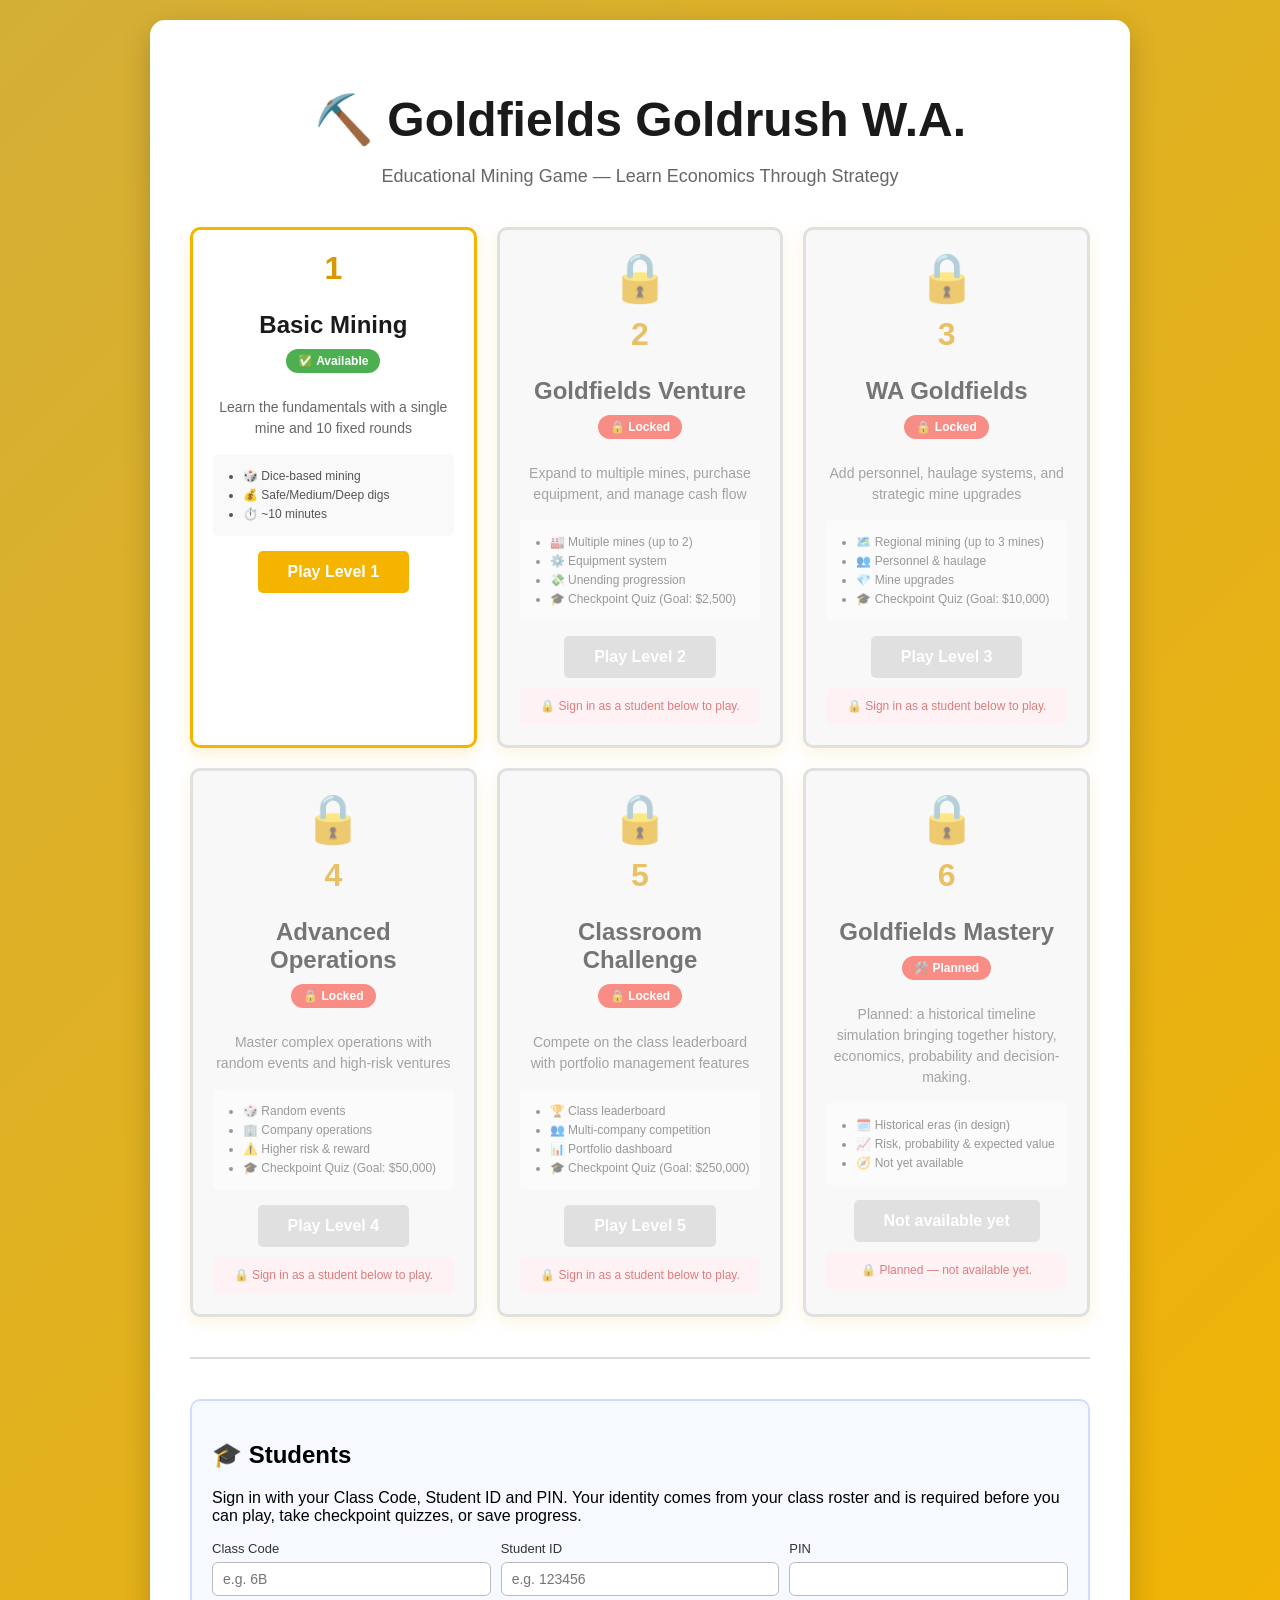
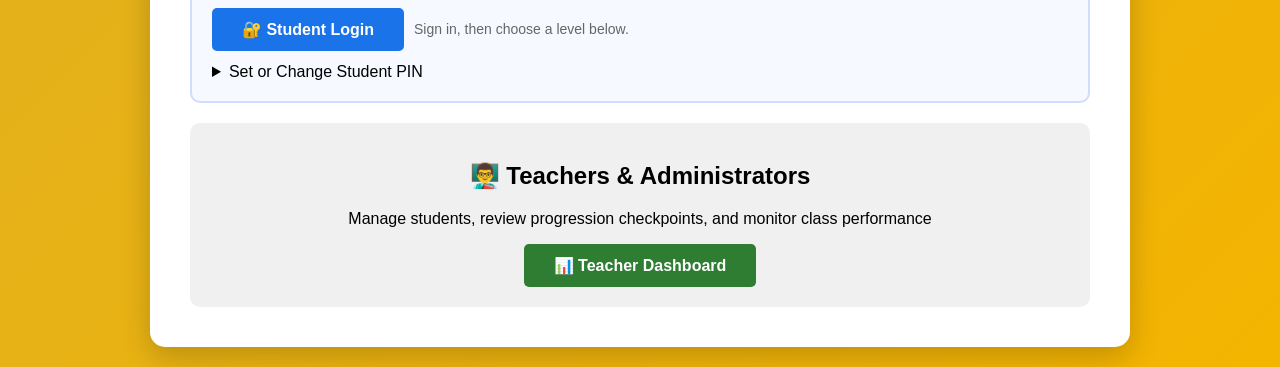
<file: index.html>
<!DOCTYPE html>
<html lang="en">
<head>
    <meta charset="UTF-8">
    <meta name="viewport" content="width=device-width, initial-scale=1.0">
    <title>Goldfields Goldrush W.A. - Level Selector</title>
    <style>
        body {
            font-family: Arial, sans-serif;
            background: linear-gradient(135deg, #d4af37 0%, #f4b400 100%);
            min-height: 100vh;
            margin: 0;
            padding: 20px;
        }

        .skip-link {
            position: absolute;
            top: -40px;
            left: 10px;
            background: #1a73e8;
            color: #fff;
            padding: 8px 12px;
            border-radius: 4px;
            text-decoration: none;
            z-index: 1000;
        }

        .skip-link:focus {
            top: 10px;
        }

        .sr-only {
            position: absolute;
            width: 1px;
            height: 1px;
            padding: 0;
            margin: -1px;
            overflow: hidden;
            clip: rect(0, 0, 0, 0);
            white-space: nowrap;
            border: 0;
        }

        .container {
            max-width: 900px;
            margin: auto;
            background: white;
            padding: 40px;
            border-radius: 15px;
            box-shadow: 0 10px 30px rgba(0,0,0,0.2);
        }

        h1 {
            text-align: center;
            color: #1a1a1a;
            font-size: 48px;
            margin-bottom: 10px;
        }

        .subtitle {
            text-align: center;
            color: #666;
            font-size: 18px;
            margin-bottom: 40px;
        }

        .access-error {
            background: #ffebee;
            border: 1px solid #f5c2c7;
            color: #c62828;
            padding: 16px;
            border-radius: 8px;
            margin-bottom: 20px;
            font-size: 14px;
            text-align: center;
        }

        .levels-grid {
            display: grid;
            grid-template-columns: repeat(auto-fit, minmax(280px, 1fr));
            gap: 20px;
            margin-bottom: 30px;
        }

        .level-card {
            background: white;
            border: 3px solid #f4b400;
            border-radius: 10px;
            padding: 20px;
            text-align: center;
            transition: all 0.3s ease;
            cursor: pointer;
            box-shadow: 0 5px 15px rgba(244, 180, 0, 0.2);
            text-decoration: none;
            color: inherit;
            display: block;
        }

        .level-card:hover:not(.locked) {
            transform: translateY(-5px);
            box-shadow: 0 10px 25px rgba(244, 180, 0, 0.4);
            border-color: #d99800;
        }

        .level-card.locked {
            opacity: 0.6;
            cursor: not-allowed;
            background: #f5f5f5;
            border-color: #ccc;
        }

        .level-card.locked:hover {
            transform: none;
            box-shadow: 0 5px 15px rgba(244, 180, 0, 0.2);
        }

        .level-number {
            font-size: 32px;
            font-weight: bold;
            color: #d99800;
            margin-bottom: 10px;
        }

        .level-title {
            font-size: 24px;
            font-weight: bold;
            color: #1a1a1a;
            margin-bottom: 10px;
        }

        .level-description {
            color: #666;
            font-size: 14px;
            margin-bottom: 15px;
            line-height: 1.5;
        }

        .level-features {
            text-align: left;
            background: #f9f9f9;
            padding: 10px;
            border-radius: 5px;
            margin-bottom: 15px;
            font-size: 12px;
            color: #555;
        }

        .level-features li {
            margin: 5px 0;
        }

        .status-badge {
            display: inline-block;
            padding: 5px 12px;
            border-radius: 20px;
            font-size: 12px;
            font-weight: bold;
            margin-bottom: 10px;
        }

        .status-available {
            background: #4caf50;
            color: white;
        }

        .status-locked {
            background: #f44336;
            color: white;
        }

        .lock-icon {
            font-size: 48px;
            margin-bottom: 10px;
            display: none;
        }

        .level-card.locked .lock-icon {
            display: block;
        }

        .lock-message {
            background: #ffebee;
            color: #c62828;
            padding: 10px;
            border-radius: 6px;
            font-size: 12px;
            margin-top: 10px;
            line-height: 1.4;
        }

        .btn-play {
            display: inline-block;
            background: #f4b400;
            color: white;
            border: none;
            padding: 12px 30px;
            border-radius: 5px;
            font-size: 16px;
            font-weight: bold;
            cursor: pointer;
            transition: all 0.3s ease;
            text-decoration: none;
        }

        .btn-play:hover {
            background: #d99800;
            transform: scale(1.05);
        }

        .btn-play:disabled {
            background: #ccc;
            cursor: not-allowed;
            transform: none;
        }

        .divider {
            margin: 40px 0;
            border: none;
            border-top: 2px solid #ddd;
        }

        .admin-section {
            background: #f0f0f0;
            padding: 20px;
            border-radius: 10px;
            text-align: center;
        }

        .student-section {
            background: #f6f9ff;
            border: 2px solid #d0ddff;
            padding: 20px;
            border-radius: 10px;
            margin-bottom: 20px;
        }

        .student-login-grid {
            display: grid;
            grid-template-columns: repeat(auto-fit, minmax(180px, 1fr));
            gap: 10px;
            margin: 12px 0;
        }

        .student-login-grid label {
            display: flex;
            flex-direction: column;
            text-align: left;
            gap: 6px;
            font-size: 13px;
            color: #333;
        }

        .student-login-grid input {
            border: 1px solid #bbb;
            border-radius: 6px;
            padding: 8px 10px;
            font-size: 14px;
        }

        .student-actions {
            display: flex;
            gap: 10px;
            flex-wrap: wrap;
            align-items: center;
        }

        .btn-student {
            display: inline-block;
            background: #1a73e8;
            color: white;
            border: none;
            padding: 12px 30px;
            border-radius: 5px;
            font-size: 16px;
            font-weight: bold;
            cursor: pointer;
            transition: all 0.3s ease;
            text-decoration: none;
        }

        .btn-student:hover {
            background: #0d47a1;
            transform: scale(1.03);
        }

        .btn-teacher {
            display: inline-block;
            background: #2e7d32;
            color: white;
            border: none;
            padding: 12px 30px;
            border-radius: 5px;
            font-size: 16px;
            font-weight: bold;
            cursor: pointer;
            transition: all 0.3s ease;
            text-decoration: none;
        }

        .btn-teacher:hover {
            background: #1b5e20;
            transform: scale(1.05);
        }

        @media (max-width: 640px) {
            .container { padding: 20px; }
            h1 { font-size: 32px; }
            .levels-grid { grid-template-columns: 1fr; }
        }
    </style>
</head>
<body>
    <a href="#main-content" class="skip-link">Skip to main content</a>
    
    <div class="container">
        <h1>⛏️ Goldfields Goldrush W.A.</h1>
        <p class="subtitle">Educational Mining Game — Learn Economics Through Strategy</p>

        <!-- Access Error Message -->
        <div id="accessErrorContainer" style="display: none;">
            <div id="accessErrorMessage" class="access-error" role="alert" aria-live="assertive">🔒 That level is currently locked. Complete the required checkpoint quiz to proceed.</div>
        </div>

        <section id="main-content" class="levels-grid">
            <!-- Levels will be populated by JavaScript -->
        </section>

        <hr class="divider">

        <section class="student-section" aria-labelledby="studentLoginHeading">
            <h2 id="studentLoginHeading">🎓 Students</h2>
            <p>Sign in with your Class Code, Student ID and PIN. Your identity comes from your class roster and is required before you can play, take checkpoint quizzes, or save progress.</p>
            <form id="studentLoginForm" novalidate>
                <div class="student-login-grid">
                    <label for="studentClassCodeInput">Class Code
                        <input id="studentClassCodeInput" type="text" maxlength="20" placeholder="e.g. 6B" autocomplete="off" required>
                    </label>
                    <label for="studentIdInput">Student ID
                        <input id="studentIdInput" type="text" maxlength="30" placeholder="e.g. 123456" autocomplete="off" required>
                    </label>
                    <label for="studentPinInput">PIN
                        <input id="studentPinInput" type="password" maxlength="12" inputmode="numeric" autocomplete="current-password" required>
                    </label>
                </div>
                <div class="student-actions">
                    <button id="studentLoginBtn" class="btn-student" type="submit">🔐 Student Login</button>
                    <span id="studentLoginHint" class="level-description" style="margin: 0;"></span>
                </div>
                <p id="studentLoginStatus" class="level-description" role="status" aria-live="polite" style="margin: 8px 0 0;"></p>
            </form>
            <div id="studentActiveSession" hidden>
                <dl id="studentIdentitySummary" class="student-login-grid" aria-label="Signed-in student identity (from class roster, read-only)">
                    <div><dt>Student Code</dt><dd id="studentIdentityCode"></dd></div>
                    <div><dt>Leaderboard Name</dt><dd id="studentIdentityLeaderboardName"></dd></div>
                    <div><dt>Student Name</dt><dd id="studentIdentityName"></dd></div>
                    <div><dt>Class Code</dt><dd id="studentIdentityClassCode"></dd></div>
                    <div><dt>Assigned Level</dt><dd id="studentIdentityAssignedLevel"></dd></div>
                </dl>
                <div class="student-actions">
                    <button id="studentContinueBtn" class="btn-student" type="button">▶ Continue</button>
                    <button id="studentLogoutBtn" class="btn-play" type="button">Log Out</button>
                    <span id="studentSessionSummary" class="level-description" style="margin: 0;"></span>
                </div>
            </div>
            <details style="margin-top: 12px;">
                <summary>Set or Change Student PIN</summary>
                <p id="studentPinSetupInstructions" class="level-description">
                    Creating your PIN for the first time? Select the first-time option below; an old PIN is not required.
                    Wait for backend confirmation of success, then use your new PIN with your Class Code and Student ID to log in above.
                    If setup fails, ask your teacher to check that your account is ready.
                </p>
                <form id="studentPinChangeForm" class="student-login-grid" style="margin-top: 12px;">
                    <label for="pinClassCodeInput">Class Code
                        <input id="pinClassCodeInput" type="text" maxlength="20" placeholder="e.g. 6B" required>
                    </label>
                    <label for="pinStudentIdInput">Student ID
                        <input id="pinStudentIdInput" type="text" maxlength="30" placeholder="e.g. 123456" required>
                    </label>
                    <label for="firstTimePinSetupInput" style="display: flex; align-items: center; gap: 8px; align-self: end;">
                        <input id="firstTimePinSetupInput" type="checkbox" aria-labelledby="firstTimePinSetupLabel" aria-describedby="studentPinSetupInstructions">
                        <span id="firstTimePinSetupLabel">First-time PIN setup / I do not have an old PIN yet</span>
                    </label>
                    <label for="oldPinInput"><span id="oldPinLabelText">Old PIN</span>
                        <input id="oldPinInput" type="password" maxlength="12" inputmode="numeric" required>
                    </label>
                    <label for="newPinInput">New PIN
                        <input id="newPinInput" type="password" maxlength="12" inputmode="numeric" autocomplete="new-password" aria-describedby="studentPinCreationHint studentPinModeHint" required>
                    </label>
                    <label for="confirmNewPinInput">Confirm New PIN
                        <input id="confirmNewPinInput" type="password" maxlength="12" inputmode="numeric" autocomplete="new-password" aria-describedby="studentPinCreationHint" required>
                    </label>
                    <p id="studentPinCreationHint" class="level-description" style="margin: 0;">
                        Choose your own private PIN and enter it again in Confirm New PIN. Example only: 482619 (not a default). You can enter up to 12 characters; no specific length is required by this form. Follow any PIN rules your teacher gives you.
                    </p>
                    <p id="studentPinModeHint" class="level-description" style="margin: 0;">
                        Enter your old PIN to change it. If you have not set a PIN yet, select First-time PIN setup. Ask your teacher for help with a forgotten or reset PIN.
                    </p>
                    <div class="student-actions">
                        <button id="studentPinChangeBtn" class="btn-student" type="submit">🔁 Change PIN</button>
                        <span id="studentPinStatus" class="level-description" style="margin: 0;" role="status" aria-live="polite" aria-atomic="true"></span>
                    </div>
                </form>
            </details>
        </section>

        <!-- Admin Section -->
        <div class="admin-section">
            <h2>👨‍🏫 Teachers & Administrators</h2>
            <p>Manage students, review progression checkpoints, and monitor class performance</p>
            <button id="teacherDashboardBtn" class="btn-teacher" type="button" aria-label="Open the teacher dashboard" aria-describedby="teacherDashboardBtnHint" aria-controls="teacherDashboardAccessHelp" aria-expanded="false">📊 Teacher Dashboard</button>
            <span id="teacherDashboardBtnHint" class="sr-only">Requires an active teacher or admin session. If none is active, sign-in help will appear.</span>
            <div id="teacherDashboardAccessStatus" class="sr-only" role="status" aria-live="polite" aria-atomic="true"></div>
            <div id="teacherDashboardAccessHelp" class="level-description" style="margin: 12px 0 0;" hidden></div>
        </div>
    </div>

    <script src="teacher/runtime-config.js?v=__WA_GGR_RUNTIME_CONFIG_VERSION__"></script>
    <script>
        window.WA_GOLD_RUSH_POWER_AUTOMATE_CONFIG = window.WA_GOLD_RUSH_POWER_AUTOMATE_CONFIG || {};
        if (!window.WA_GOLD_RUSH_POWER_AUTOMATE_CONFIG.apiKey) {
            const runtimeApiKey = document.querySelector('meta[name="wa-ggr-api-key"]')?.content
                || document.documentElement.dataset.ggrApiKey
                || window.WA_GOLD_RUSH_RUNTIME_CONFIG?.apiKey
                || '';
            if (String(runtimeApiKey).trim()) {
                window.WA_GOLD_RUSH_POWER_AUTOMATE_CONFIG.apiKey = String(runtimeApiKey).trim();
            }
        }
    </script>
    <script src="shared/flow-endpoints.js"></script>
    <script src="shared/power-automate-headers.js"></script>
    <script src="shared/progression-snapshot.js"></script>
    <script src="shared/level-capabilities.js"></script>
    <script src="shared/level-save-store.js"></script>
    <script src="shared/student-progress-auth.js"></script>
    <script src="levels/level-2-tycoon/level-access-guard.js"></script>
    <script src="shared/student-session.js"></script>
    <script src="shared/student-auth-client.js"></script>
    <script>
        /**
         * Level structure and access logic
         */
        const LEVELS = [
            {
                id: 1,
                number: 1,
                title: 'Basic Mining',
                description: 'Learn the fundamentals with a single mine and 10 fixed rounds',
                features: ['🎲 Dice-based mining', '💰 Safe/Medium/Deep digs', '⏱️ ~10 minutes'],
                url: 'levels/level-1-basic/index.html',
                requiresApproval: false,
                status: 'available'
            },
            {
                id: 2,
                number: 2,
                title: 'Goldfields Venture',
                description: 'Expand to multiple mines, purchase equipment, and manage cash flow',
                features: ['🏭 Multiple mines (up to 2)', '⚙️ Equipment system', '💸 Unending progression', '🎓 Checkpoint Quiz (Goal: $2,500)'],
                url: 'levels/level-2-tycoon/index.html?level=2',
                requiresApproval: false,
                status: 'available'
            },
            {
                id: 3,
                number: 3,
                title: 'WA Goldfields',
                description: 'Add personnel, haulage systems, and strategic mine upgrades',
                features: ['🗺️ Regional mining (up to 3 mines)', '👥 Personnel & haulage', '💎 Mine upgrades', '🎓 Checkpoint Quiz (Goal: $10,000)'],
                url: 'levels/level-2-tycoon/index.html?level=3',
                requiresApproval: true,
                requiredCheckpointLevel: 2,
                status: 'available'
            },
            {
                id: 4,
                number: 4,
                title: 'Advanced Operations',
                description: 'Master complex operations with random events and high-risk ventures',
                features: ['🎲 Random events', '🏢 Company operations', '⚠️ Higher risk & reward', '🎓 Checkpoint Quiz (Goal: $50,000)'],
                url: 'levels/level-2-tycoon/index.html?level=4',
                requiresApproval: true,
                requiredCheckpointLevel: 3,
                status: 'available'
            },
            {
                id: 5,
                number: 5,
                title: 'Classroom Challenge',
                description: 'Compete on the class leaderboard with portfolio management features',
                features: ['🏆 Class leaderboard', '👥 Multi-company competition', '📊 Portfolio dashboard', '🎓 Checkpoint Quiz (Goal: $250,000)'],
                url: 'levels/level-2-tycoon/index.html?level=5',
                requiresApproval: true,
                requiredCheckpointLevel: 4,
                status: 'available'
            },
            {
                // Recognised but NOT playable: shown so students and teachers
                // can see what is planned. It never unlocks or links anywhere
                // until the capability registry marks it playable.
                id: 6,
                number: 6,
                title: 'Goldfields Mastery',
                description: 'Planned: a historical timeline simulation bringing together history, economics, probability and decision-making.',
                features: ['🗓️ Historical eras (in design)', '📈 Risk, probability & expected value', '🧭 Not yet available'],
                url: '',
                requiresApproval: true,
                requiredCheckpointLevel: 5,
                status: 'planned'
            }
        ];
        const TEACHER_DASHBOARD_PATH = 'teacher/dashboard.html';
        const TEACHER_DASHBOARD_SESSION_KEYS = [
            'wa_gold_rush_teacher_session',
            'teacherSession',
            'teacher_session'
        ];
        const TEACHER_DASHBOARD_ALLOWED_ROLES = new Set(['teacher', 'admin']);
        const STUDENT_SESSION_KEY = 'wa_gold_rush_student_session';
        const STUDENT_LOGIN_QUERY_PARAM = 'studentLogin';
        const RETURN_TO_QUERY_PARAM = 'returnTo';

        function getTeacherDashboardUrl(isSignIn = false) {
            const path = isSignIn
                ? `${TEACHER_DASHBOARD_PATH}?signin=1`
                : TEACHER_DASHBOARD_PATH;
            return new URL(path, document.baseURI || window.location.href).toString();
        }

        /**
         * Check if a checkpoint is approved
         */
        function isCheckpointApproved(requiredLevel) {
            // Same reader the Level 2–5 access guard uses, so the home page and
            // the game always agree on which levels are unlocked.
            if (typeof LevelAccessGuard !== 'undefined') {
                return LevelAccessGuard.isCheckpointApproved(requiredLevel);
            }
            return false;
        }

        /**
         * When GGR_GetStudentProgress is configured, unlock levels whose
         * checkpoint quiz was passed and approved on another device. Otherwise unlocks remain
         * same-device (this student's progression ledger on this device).
         */
        async function refreshRemoteProgression() {
            if (!getStudentSession()) return;
            if (typeof LevelAccessGuard === 'undefined' || !LevelAccessGuard.isRemoteProgressConfigured()) return;
            let changed = false;
            for (const level of LEVELS) {
                if (!isLevelPlayable(level) || !level.requiresApproval || isLevelAccessible(level)) continue;
                try {
                    const result = await LevelAccessGuard.hydrateRemoteProgression(level.requiredCheckpointLevel);
                    if (result.unlocked) changed = true;
                } catch (_) {
                    // Keep the level locked if the progress flow is unreachable.
                }
            }
            if (changed) renderLevels();
        }

        /**
         * Implemented and deployed (capability registry). Planned levels such
         * as Level 6 are recognised but never accessible.
         */
        function isLevelPlayable(level) {
            if (level.status !== 'available') return false;
            const caps = window.WA_GOLD_RUSH_LEVEL_CAPABILITIES;
            return caps ? caps.isPlayableLevel(level.number) : Number(level.number) <= 5;
        }

        /** Teacher-assigned starting level (or higher unlocked level) from the roster session. */
        function getRosterEntitledLevel(session) {
            if (typeof LevelAccessGuard !== 'undefined' && typeof LevelAccessGuard.getRosterEntitledLevel === 'function') {
                return LevelAccessGuard.getRosterEntitledLevel(session);
            }
            return Number(session?.assignedLevel) || 0;
        }

        /**
         * Copy the legacy shared device save (if it belongs to this student)
         * into its own per-level slot. Non-destructive and idempotent: the
         * original is backed up and never deleted.
         */
        function ensureLegacySaveMigration() {
            const session = getStudentSession();
            const store = window.WA_GOLD_RUSH_LEVEL_SAVE_STORE;
            if (!session || !store) return;
            try {
                store.migrateLegacyAutosave(localStorage, session);
            } catch (_) {}
        }

        /**
         * Start / resume label for a level card, from this student's own save
         * for that level on this device only.
         */
        function describeLevelProgress(level) {
            const session = getStudentSession();
            const store = window.WA_GOLD_RUSH_LEVEL_SAVE_STORE;
            const caps = window.WA_GOLD_RUSH_LEVEL_CAPABILITIES;
            if (!session || !store || !caps || !caps.isSavePipelineLevel(level.number)) return '';
            let info;
            try {
                info = store.describeLevelSave(localStorage, session, level.number);
            } catch (_) {
                return 'Saved game status unavailable on this device.';
            }
            if (info.status === 'resume') return `Resume: round ${Number(info.round) || 1} (saved on this device).`;
            if (info.status === 'start') return 'Not started on this device.';
            if (info.status === 'unavailable') return 'Saved game status unavailable on this device.';
            return 'This level\'s saved game needs attention — ask your teacher.';
        }

        /**
         * Check if level is accessible
         */
        function isLevelAccessible(level) {
            if (!isLevelPlayable(level)) return false;
            if (Number(level.number) === 1) return true;
            const session = getStudentSession();
            if (!session) {
                return false;
            }
            if (!level.requiresApproval || Number(level.number) <= getRosterEntitledLevel(session)) {
                return true;
            }
            return isCheckpointApproved(level.requiredCheckpointLevel);
        }

        /**
         * Get lock reason for level
         */
        function getLockReason(level) {
            if (!isLevelPlayable(level)) {
                return 'Planned — not available yet.';
            }
            if (Number(level.number) === 1) return null;
            const session = getStudentSession();
            if (!session) {
                return 'Sign in as a student below to play.';
            }
            if (!level.requiresApproval || Number(level.number) <= getRosterEntitledLevel(session)) {
                return null;
            }
            return `Pass Level ${level.requiredCheckpointLevel} checkpoint quiz and receive teacher/admin approval.`;
        }

        /**
         * Render levels grid
         */
        function renderLevels() {
            ensureLegacySaveMigration();
            const container = document.getElementById('main-content');
            container.innerHTML = '';

            LEVELS.forEach(level => {
                const isPlanned = !isLevelPlayable(level);
                const isAccessible = isLevelAccessible(level);
                const lockReason = getLockReason(level);
                const cardClass = isAccessible ? '' : 'locked';
                const statusBadge = isPlanned
                    ? '<span class="status-badge status-locked">🛠️ Planned</span>'
                    : isAccessible
                        ? '<span class="status-badge status-available">✅ Available</span>'
                        : '<span class="status-badge status-locked">🔒 Locked</span>';
                const progressText = isAccessible ? describeLevelProgress(level) : '';
                const playLabel = progressText.startsWith('Resume') ? `Resume Level ${level.number}` : `Play Level ${level.number}`;

                const playButton = isAccessible ? 
                    `<a href="${level.url}" class="btn-play">${playLabel}</a>` : 
                    `<button class="btn-play" disabled>${isPlanned ? 'Not available yet' : `Play Level ${level.number}`}</button>`;

                const lockMessage = lockReason ? `<div class="lock-message">🔒 ${lockReason}</div>` : '';
                const progressMessage = progressText ? `<div class="level-description" role="note">${progressText}</div>` : '';

                const card = document.createElement('div');
                card.className = `level-card ${cardClass}`;
                card.innerHTML = `
                    <div class="lock-icon">🔒</div>
                    <div class="level-number">${level.number}</div>
                    <h3 class="level-title">${level.title}</h3>
                    ${statusBadge}
                    <p class="level-description">${level.description}</p>
                    <div class="level-features">
                        <ul style="margin: 0; padding-left: 20px;">
                            ${level.features.map(f => `<li>${f}</li>`).join('')}
                        </ul>
                    </div>
                    ${playButton}
                    ${progressMessage}
                    ${lockMessage}
                `;
                container.appendChild(card);
            });
        }

        /**
         * Check for access error from level redirect
         */
        function checkAccessError() {
            const params = new URLSearchParams(window.location.search);
            const error = params.get('error');
            if (error === 'level_locked') {
                const errorContainer = document.getElementById('accessErrorContainer');
                const errorMessage = document.getElementById('accessErrorMessage');
                if (errorContainer && errorMessage) {
                    errorMessage.textContent = '🔒 That level is currently locked. Complete the required checkpoint quiz to proceed.';
                    errorContainer.style.display = 'block';
                }
                window.history.replaceState({}, document.title, window.location.pathname);
            }
        }

        function setStorageValue(storage, key, value) {
            try {
                storage.setItem(key, value);
                return true;
            } catch (_) {}
            return false;
        }

        function getStorageValue(storage, key) {
            try {
                return storage.getItem(key);
            } catch (_) {
                return null;
            }
        }

        function removeStorageValue(storage, key) {
            try {
                storage.removeItem(key);
                return true;
            } catch (_) {}
            return false;
        }

        function parseStoredSession(raw) {
            if (!raw) return null;
            try {
                const session = JSON.parse(raw);
                if (!session || typeof session !== 'object') return null;
                const role = String(session.role || '').trim().toLowerCase();
                if (!TEACHER_DASHBOARD_ALLOWED_ROLES.has(role)) return null;
                const storedClassCode = String(session.classCode || '').trim().toUpperCase();
                if (!session.ok || !session.teacherEmail || !session.authenticatedAt) return null;
const classCodes = Array.isArray(session.classCodes)
                    ? session.classCodes
                    : String(session.classCodes || storedClassCode).split(/[,\n;]+/);
                const normalizedClassCodes = classCodes
                    .map(code => String(code || '').trim().toUpperCase())
                    .filter(Boolean);
                const normalizedClassCode = storedClassCode || normalizedClassCodes[0] || (role === 'admin' ? 'ADMIN' : '');
                if (!normalizedClassCode) return null;
                const resolvedClassCodes = Array.from(new Set([normalizedClassCode, ...normalizedClassCodes].filter(Boolean)));
                return {
                    ...session,
                    ok: true,
                    teacherEmail: String(session.teacherEmail).trim().toLowerCase(),
                    teacherName: String(session.teacherName || '').trim(),
                    classCode: normalizedClassCode,
                    classCodes: resolvedClassCodes,
                    role,
                    authenticatedAt: String(session.authenticatedAt).trim()
                };
            } catch (_) {
                return null;
            }
        }

        function buildTeacherDashboardSession() {
            for (const key of TEACHER_DASHBOARD_SESSION_KEYS) {
                const existingSession = parseStoredSession(getStorageValue(sessionStorage, key));
                if (existingSession) {
                    return existingSession;
                }
            }
            return null;
        }

        function getTeacherDashboardBootstrapEntries(teacherSession) {
            const sessionValue = JSON.stringify(teacherSession);
            const isAdmin = teacherSession.role === 'admin';
            const isTeacher = teacherSession.role === 'teacher';
            return [
                ['teacher_dashboard_role', teacherSession.role],
                ['teacherDashboardRole', teacherSession.role],
                ['teacher_role', teacherSession.role],
                ['teacherRole', teacherSession.role],
                ['userRole', teacherSession.role],
                ['role', teacherSession.role],
                ['isTeacherAuthenticated', String(isTeacher)],
                ['teacherAuthenticated', String(isTeacher)],
                ['isTeacherAuth', String(isTeacher)],
                ['isTeacher', String(isTeacher)],
                ['teacherAccess', teacherSession.role],
                ['isAdmin', String(isAdmin)],
                ['adminAuthenticated', String(isAdmin)],
                ['teacherEmail', teacherSession.teacherEmail],
                ['teacher_email', teacherSession.teacherEmail],
                ['teacherName', teacherSession.teacherName],
                ['teacher_name', teacherSession.teacherName],
                ['teacherClassCode', teacherSession.classCode],
                ['teacher_class_code', teacherSession.classCode],
                ['teacherClassCodes', JSON.stringify(teacherSession.classCodes)],
                ['teacher_class_codes', JSON.stringify(teacherSession.classCodes)],
                ['teacherAuthenticatedAt', teacherSession.authenticatedAt],
                ['teacher_authenticated_at', teacherSession.authenticatedAt],
                ['adminAuthenticatedAt', teacherSession.authenticatedAt],
                ...TEACHER_DASHBOARD_SESSION_KEYS.map(key => [key, sessionValue])
            ];
        }

        function clearTeacherDashboardSigninPromptContent(help) {
            if (!help) return;
            if (typeof help.replaceChildren === 'function') {
                help.replaceChildren();
            } else {
                help.textContent = '';
            }
        }

        function restoreStorageSnapshot(storage, previousValues, createdKeys = new Set()) {
            let restoredAll = true;
            previousValues.forEach((previousValue, previousKey) => {
                if (previousValue == null) {
                    if (!removeStorageValue(storage, previousKey)) {
                        restoredAll = false;
                    }
                    return;
                }
                if (!setStorageValue(storage, previousKey, previousValue)) {
                    restoredAll = false;
                }
            });

            createdKeys.forEach((createdKey) => {
                if (!removeStorageValue(storage, createdKey)) {
                    restoredAll = false;
                }
            });
            return restoredAll;
        }

        function hideTeacherDashboardSigninPrompt() {
            const help = document.getElementById('teacherDashboardAccessHelp');
            const status = document.getElementById('teacherDashboardAccessStatus');
            const teacherDashboardBtn = document.getElementById('teacherDashboardBtn');
            if (help) {
                clearTeacherDashboardSigninPromptContent(help);
                help.hidden = true;
            }
            if (status) {
                status.textContent = '';
            }
            if (teacherDashboardBtn) {
                teacherDashboardBtn.setAttribute('aria-expanded', 'false');
                teacherDashboardBtn.setAttribute('aria-describedby', 'teacherDashboardBtnHint');
            }
        }

        function setTeacherDashboardAccess() {
            const teacherSession = buildTeacherDashboardSession();
            if (!teacherSession) {
                return { success: false, reason: 'missing_session' };
            }
            const previousValues = new Map();
            const createdKeys = new Set();
            for (const [key, value] of getTeacherDashboardBootstrapEntries(teacherSession)) {
                if (!previousValues.has(key)) {
                    const previousValue = getStorageValue(sessionStorage, key);
                    previousValues.set(key, previousValue);
                    if (previousValue == null) {
                        createdKeys.add(key);
                    }
                }
                if (!setStorageValue(sessionStorage, key, value)) {
                    const restored = restoreStorageSnapshot(sessionStorage, previousValues, createdKeys);
                    return {
                        success: false,
                        reason: restored ? 'storage_failed' : 'storage_restore_failed'
                    };
                }
            }
            hideTeacherDashboardSigninPrompt();
            return { success: true };
        }

        function showTeacherDashboardSigninPrompt() {
            const help = document.getElementById('teacherDashboardAccessHelp');
            const status = document.getElementById('teacherDashboardAccessStatus');
            const teacherDashboardBtn = document.getElementById('teacherDashboardBtn');
            if (!help) return;
            clearTeacherDashboardSigninPromptContent(help);
            if (status) {
                status.textContent = 'No saved teacher/admin session was found in this browser. Teacher dashboard sign-in help is now available.';
            }
            help.appendChild(document.createTextNode('No saved teacher/admin session was found in this browser. '));
            const signInLink = document.createElement('a');
            signInLink.href = getTeacherDashboardUrl(true);
            signInLink.textContent = 'Open teacher dashboard sign-in';
            signInLink.setAttribute('aria-label', 'Open teacher dashboard sign-in page');
            help.appendChild(signInLink);
            help.appendChild(document.createTextNode('.'));
            help.hidden = false;
            if (teacherDashboardBtn) {
                teacherDashboardBtn.setAttribute('aria-expanded', 'true');
                teacherDashboardBtn.setAttribute('aria-describedby', 'teacherDashboardBtnHint teacherDashboardAccessHelp');
            }
            if (typeof signInLink.focus === 'function') {
                signInLink.focus();
            }
        }

        function showTeacherDashboardStoragePrompt() {
            const help = document.getElementById('teacherDashboardAccessHelp');
            const status = document.getElementById('teacherDashboardAccessStatus');
            const teacherDashboardBtn = document.getElementById('teacherDashboardBtn');
            if (!help) return;
            clearTeacherDashboardSigninPromptContent(help);
            if (status) {
                status.textContent = 'Teacher dashboard access could not be prepared in this browser session. Please sign in again.';
            }
            help.appendChild(document.createTextNode('Teacher dashboard access could not be prepared in this browser session. '));
            const signInLink = document.createElement('a');
            signInLink.href = getTeacherDashboardUrl(true);
            signInLink.textContent = 'Open teacher dashboard sign-in';
            signInLink.setAttribute('aria-label', 'Open teacher dashboard sign-in page');
            help.appendChild(signInLink);
            help.appendChild(document.createTextNode('.'));
            help.hidden = false;
            if (teacherDashboardBtn) {
                teacherDashboardBtn.setAttribute('aria-expanded', 'true');
                teacherDashboardBtn.setAttribute('aria-describedby', 'teacherDashboardBtnHint teacherDashboardAccessHelp');
            }
            if (typeof signInLink.focus === 'function') {
                signInLink.focus();
            }
        }

        function openTeacherDashboard() {
            const result = setTeacherDashboardAccess();
            if (result.success) {
                window.location.href = getTeacherDashboardUrl();
                return;
            }
            if (result.reason === 'missing_session') {
                showTeacherDashboardSigninPrompt();
                return;
            }
            showTeacherDashboardStoragePrompt();
        }

        function getStudentSessionApi() {
            return window.WA_GOLD_RUSH_STUDENT_SESSION || null;
        }

        /**
         * Returns the roster-verified session created from GGR_LoginStudent,
         * or null. Legacy / self-created / incomplete sessions are rejected.
         */
        function getStudentSession() {
            const api = getStudentSessionApi();
            return api ? api.readSession(localStorage) : null;
        }

        function getSafeReturnToUrl() {
            const params = new URLSearchParams(window.location.search);
            const raw = params.get(RETURN_TO_QUERY_PARAM);
            if (!raw) return null;
            try {
                const target = new URL(raw, window.location.href);
                if (target.origin !== window.location.origin) return null;
                return target.toString();
            } catch (_) {
                return null;
            }
        }

        function getStudentLoginTargetUrl() {
            const returnTo = getSafeReturnToUrl();
            if (returnTo) return returnTo;
            return null;
        }

        function setStudentLoginStatus(message, isError = false) {
            const statusEl = document.getElementById('studentLoginStatus');
            if (!statusEl) return;
            statusEl.textContent = message || '';
            statusEl.style.color = isError ? '#c62828' : '#2e7d32';
        }

        function clearStudentLoginInputs({ keepIdentity = false } = {}) {
            const clear = (id) => {
                const el = document.getElementById(id);
                if (el) el.value = '';
            };
            clear('studentPinInput');
            if (!keepIdentity) {
                clear('studentClassCodeInput');
                clear('studentIdInput');
            }
        }

        /** Roster identity is displayed read-only; it cannot be edited after login. */
        function renderStudentIdentity(session) {
            const set = (id, value) => {
                const el = document.getElementById(id);
                if (el) el.textContent = value == null ? '' : String(value);
            };
            set('studentIdentityCode', session?.studentCode || '');
            set('studentIdentityLeaderboardName', session?.leaderboardName || '');
            set('studentIdentityName', session?.studentName || '');
            set('studentIdentityClassCode', session?.classCode || '');
            set('studentIdentityAssignedLevel', session?.assignedLevel ? `Level ${session.assignedLevel}` : '');
        }

        function toggleStudentAuthUI() {
            const form = document.getElementById('studentLoginForm');
            const activeSession = document.getElementById('studentActiveSession');
            const sessionSummary = document.getElementById('studentSessionSummary');
            const continueBtn = document.getElementById('studentContinueBtn');
            const loginHint = document.getElementById('studentLoginHint');
            const api = getStudentSessionApi();
            if (api && api.hasInvalidStoredSession(localStorage)) {
                api.clearSession(localStorage);
                setStudentLoginStatus('Your previous sign-in could not be verified against the class roster. Please sign in again with your Class Code, Student ID and PIN.', true);
            }
            const session = getStudentSession();
            const targetUrl = getStudentLoginTargetUrl();

            if (!form || !activeSession || !sessionSummary || !continueBtn || !loginHint) return;

            if (session) {
                renderStudentIdentity(session);
                form.hidden = true;
                activeSession.hidden = false;
                continueBtn.textContent = `▶ Continue as ${session.leaderboardName}`;
                loginHint.textContent = '';
                sessionSummary.textContent = `Signed in as ${session.leaderboardName} (${session.studentCode}, class ${session.classCode}).`;
                return;
            }

            renderStudentIdentity(null);
            form.hidden = false;
            activeSession.hidden = true;
            sessionSummary.textContent = '';
            loginHint.textContent = targetUrl
                ? 'Sign in to continue back to your game.'
                : 'Sign in, then choose a level below.';
            const shouldFocusLogin = new URLSearchParams(window.location.search).get(STUDENT_LOGIN_QUERY_PARAM) === '1';
            if (shouldFocusLogin) {
                const classCodeInput = document.getElementById('studentClassCodeInput');
                if (classCodeInput && typeof classCodeInput.focus === 'function') {
                    classCodeInput.focus();
                }
            }
        }

        /**
         * Student login is roster-backed only: GGR_LoginStudent must return
         * ok:true with a complete identity before a session is created. The
         * PIN (and its hash) is never stored.
         */
        async function handleStudentLogin(event) {
            event.preventDefault();
            const classCode = String(document.getElementById('studentClassCodeInput')?.value || '').trim().toUpperCase();
            const studentId = String(document.getElementById('studentIdInput')?.value || '').trim();
            const pin = String(document.getElementById('studentPinInput')?.value || '').trim();
            const loginBtn = document.getElementById('studentLoginBtn');
            if (!classCode || !studentId || !pin) {
                setStudentLoginStatus('Class Code, Student ID and PIN are required.', true);
                return;
            }
            const auth = window.WA_GOLD_RUSH_STUDENT_AUTH;
            const api = getStudentSessionApi();
            if (!auth || typeof auth.loginStudent !== 'function' || !api) {
                setStudentLoginStatus('Student sign-in is unavailable right now. Please refresh the page or ask your teacher.', true);
                return;
            }

            if (loginBtn) loginBtn.disabled = true;
            setStudentLoginStatus('Checking your class roster…');
            let result = null;
            try {
                result = await auth.loginStudent({ classCode, studentId, pin });
            } catch (error) {
                result = { success: false, error: error?.message || 'Sign-in failed.' };
            } finally {
                clearStudentLoginInputs({ keepIdentity: true });
                if (loginBtn) loginBtn.disabled = false;
            }

            if (!result?.success) {
                api.clearSession(localStorage);
                setStudentLoginStatus(result?.error || 'Sign-in failed. Check your Class Code, Student ID and PIN.', true);
                renderLevels();
                return;
            }
            const created = api.createSessionFromLogin(result.response);
            if (!created.ok || !api.writeSession(localStorage, created.session)) {
                api.clearSession(localStorage);
                setStudentLoginStatus(created.ok
                    ? 'Could not save your sign-in in this browser.'
                    : `Your class roster record is incomplete (${created.errors.join(', ')}). Ask your teacher to check your entry.`, true);
                renderLevels();
                return;
            }
            clearStudentLoginInputs();
            setStudentLoginStatus('');
            toggleStudentAuthUI();
            renderLevels();
            refreshRemoteProgression();
            const returnTo = getStudentLoginTargetUrl();
            if (returnTo) {
                window.location.href = returnTo;
            }
        }

        function handleStudentContinue() {
            const session = getStudentSession();
            if (!session) {
                toggleStudentAuthUI();
                return;
            }
            const returnTo = getStudentLoginTargetUrl();
            if (returnTo) {
                window.location.href = returnTo;
                return;
            }
            const target = document.getElementById('main-content');
            if (target && typeof target.scrollIntoView === 'function') {
                target.scrollIntoView({ behavior: 'smooth', block: 'start' });
            }
        }

        function handleStudentLogout() {
            removeStorageValue(localStorage, STUDENT_SESSION_KEY);
            clearStudentLoginInputs();
            setStudentLoginStatus('');
            toggleStudentAuthUI();
            renderLevels();
        }

        function getStudentPinFormElements() {
            return {
                firstTimeSetupInput: document.getElementById('firstTimePinSetupInput'),
                oldPinInput: document.getElementById('oldPinInput'),
                oldPinLabelText: document.getElementById('oldPinLabelText'),
                changeBtn: document.getElementById('studentPinChangeBtn'),
                modeHint: document.getElementById('studentPinModeHint'),
                classCodeInput: document.getElementById('pinClassCodeInput'),
                studentIdInput: document.getElementById('pinStudentIdInput'),
                newPinInput: document.getElementById('newPinInput'),
                confirmNewPinInput: document.getElementById('confirmNewPinInput'),
                statusEl: document.getElementById('studentPinStatus')
            };
        }

        function syncStudentPinMode() {
            const {
                firstTimeSetupInput,
                oldPinInput,
                oldPinLabelText,
                changeBtn,
                modeHint
            } = getStudentPinFormElements();
            const isFirstTimeSetup = !!firstTimeSetupInput?.checked;
            if (oldPinInput) {
                oldPinInput.required = !isFirstTimeSetup;
                oldPinInput.disabled = isFirstTimeSetup;
                oldPinInput.placeholder = isFirstTimeSetup ? 'Not needed for first-time setup' : '';
                if (isFirstTimeSetup) {
                    oldPinInput.value = '';
                }
            }
            if (oldPinLabelText) {
                oldPinLabelText.textContent = isFirstTimeSetup ? 'Old PIN (not needed yet)' : 'Old PIN';
            }
            if (changeBtn) {
                changeBtn.textContent = isFirstTimeSetup ? '✅ Set PIN' : '🔁 Change PIN';
            }
            if (modeHint) {
                modeHint.textContent = isFirstTimeSetup
                    ? 'Enter your Class Code and Student ID, choose a new PIN, then enter it again to confirm. No old PIN is needed for this request. If setup fails, ask your teacher to check that your account is ready.'
                    : 'Enter your old PIN to change it. If you have not set a PIN yet, select First-time PIN setup. Ask your teacher for help with a forgotten or reset PIN.';
            }
        }

        async function handleStudentPinChange(event) {
            event.preventDefault();
            const {
                classCodeInput,
                studentIdInput,
                oldPinInput,
                newPinInput,
                confirmNewPinInput,
                firstTimeSetupInput,
                statusEl
            } = getStudentPinFormElements();
            const classCode = String(classCodeInput?.value || '').trim().toUpperCase();
            const studentId = String(studentIdInput?.value || '').trim();
            const oldPin = String(oldPinInput?.value || '').trim();
            const newPin = String(newPinInput?.value || '').trim();
            const confirmNewPin = String(confirmNewPinInput?.value || '').trim();
            const firstTimeSetup = !!firstTimeSetupInput?.checked;

            const setStatus = (message, isError = false) => {
                if (!statusEl) return;
                statusEl.textContent = window.WA_GOLD_RUSH_POWER_AUTOMATE?.getErrorMessage?.(message, 'PIN update failed.')
                    || (typeof message === 'string' && !message.includes('[object Object]') ? message : 'PIN update failed.');
                statusEl.style.color = isError ? '#c62828' : '#2e7d32';
            };

            if (!classCode || !studentId || !newPin || !confirmNewPin || (!firstTimeSetup && !oldPin)) {
                setStatus(firstTimeSetup ? 'Class code, student ID, and both new PIN fields are required.' : 'All PIN fields are required.', true);
                return;
            }
            if (newPin !== confirmNewPin) {
                setStatus('New PIN and confirmation must match.', true);
                return;
            }
            if (!firstTimeSetup && oldPin === newPin) {
                setStatus('New PIN must be different from old PIN.', true);
                return;
            }

            try {
                setStatus(firstTimeSetup ? 'Setting PIN…' : 'Saving…');
                const result = await window.WA_GOLD_RUSH_STUDENT_AUTH?.changeStudentPin({
                    classCode,
                    studentId,
                    oldPin,
                    newPin,
                    firstTimeSetup
                });
                if (!result?.success) {
                    setStatus(result?.error || 'PIN update failed.', true);
                    return;
                }
                if (oldPinInput) oldPinInput.value = '';
                if (newPinInput) newPinInput.value = '';
                if (confirmNewPinInput) confirmNewPinInput.value = '';
                setStatus(firstTimeSetup ? 'PIN set successfully. Sign in above with your new PIN to play.' : 'PIN updated successfully. Sign in above with your new PIN.');
            } catch (error) {
                setStatus(error?.message || 'PIN update failed.', true);
            }
        }

        // Initialize on page load
        document.addEventListener('DOMContentLoaded', () => {
            checkAccessError();
            renderLevels();
            refreshRemoteProgression();

            const teacherDashboardBtn = document.getElementById('teacherDashboardBtn');
            if (teacherDashboardBtn) {
                teacherDashboardBtn.addEventListener('click', openTeacherDashboard);
            }

            const studentLoginForm = document.getElementById('studentLoginForm');
            const studentContinueBtn = document.getElementById('studentContinueBtn');
            const studentLogoutBtn = document.getElementById('studentLogoutBtn');
            const studentPinChangeForm = document.getElementById('studentPinChangeForm');
            const firstTimePinSetupInput = document.getElementById('firstTimePinSetupInput');
            if (studentLoginForm) {
                studentLoginForm.addEventListener('submit', handleStudentLogin);
            }
            if (studentContinueBtn) {
                studentContinueBtn.addEventListener('click', handleStudentContinue);
            }
            if (studentLogoutBtn) {
                studentLogoutBtn.addEventListener('click', handleStudentLogout);
            }
            if (studentPinChangeForm) {
                studentPinChangeForm.addEventListener('submit', handleStudentPinChange);
            }
            if (firstTimePinSetupInput) {
                firstTimePinSetupInput.addEventListener('change', syncStudentPinMode);
            }
            syncStudentPinMode();
            toggleStudentAuthUI();
        });
    </script>
</body>
</html>
</file>
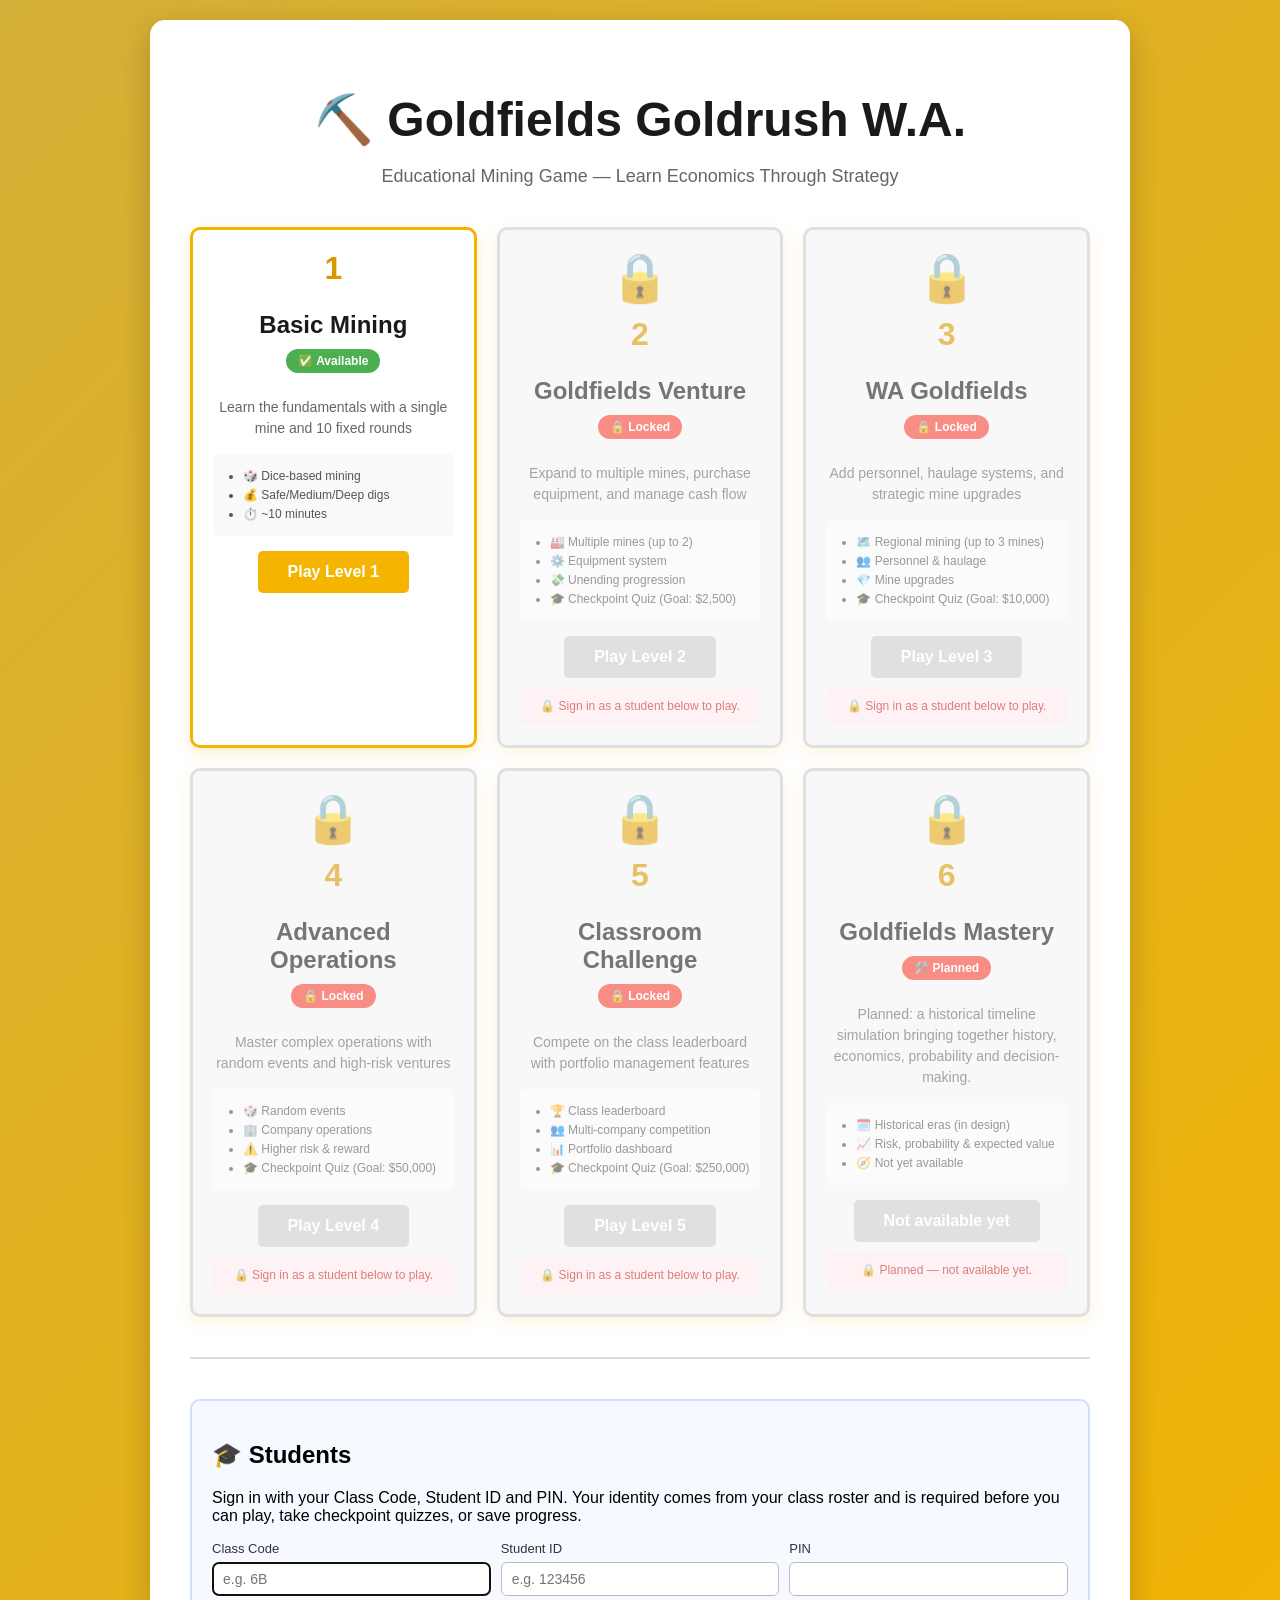
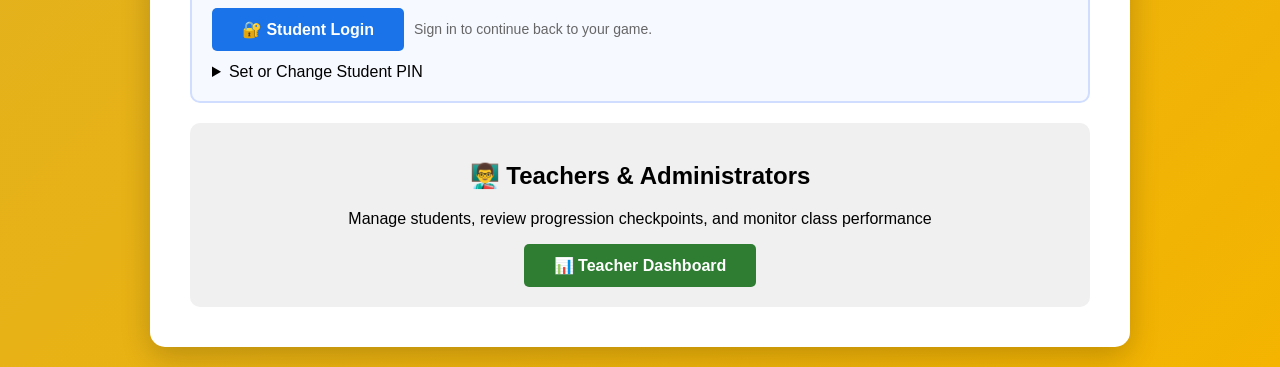
<file: levels/level-2-tycoon/index.html>
<!DOCTYPE html>
<html lang="en">
<head>
    <meta charset="UTF-8">
    <meta name="viewport" content="width=device-width, initial-scale=1.0">
    <title>Goldfields Goldrush W.A. - Level 2: Goldfields Venture</title>
    <link rel="stylesheet" href="style.css">
</head>
<body>
    <div class="container">
        <header class="game-header">
            <div class="header-left">
                <h1>⛏️ Goldfields Venture</h1>
                <p class="level-badge">Levels 2–5 Goldfields Venture Mode</p>
            </div>
            <nav class="header-nav">
                <a href="../../index.html" class="btn-nav">← Home</a>
            </nav>
        </header>

        <div id="pause-banner" class="pause-banner hidden">
            ⏸️ Game paused by teacher.
        </div>

        <!-- MAIN STATS BAR -->
        <div class="stats-bar">
            <div class="stat-item">
                <span class="stat-label">Cash</span>
                <span class="stat-value" id="cash">$0.00</span>
            </div>
            <div class="stat-item">
                <span class="stat-label">Net Worth</span>
                <span class="stat-value" id="netWorth">$0.00</span>
            </div>
            <div class="stat-item">
                <span class="stat-label">Mines Owned</span>
                <span class="stat-value" id="minesOwned">1</span>
            </div>
            <div class="stat-item">
                <span class="stat-label">Machinery</span>
                <span class="stat-value" id="machineryCount">0</span>
            </div>
            <div class="stat-item">
                <span class="stat-label">Round</span>
                <span class="stat-value" id="round">1</span>
            </div>
        </div>

        <!-- MAIN GAME AREA (Two columns) -->
        <div class="main-content">
            
            <!-- LEFT COLUMN: Mines & Investments -->
            <div class="left-panel">
                <section class="panel-section">
                    <h2>🏭 Your Mines</h2>
                    <p class="panel-note">Click a mine to set this round's investment plan and buy upgrades.</p>
                    <div id="mines-container" class="mines-grid">
                        <!-- Dynamically populated -->
                    </div>
                </section>

                <!-- MINE SHOP -->
                <section class="panel-section">
                    <h2>🛒 Purchase New Mine</h2>
                    <div id="mine-shop" class="shop-grid">
                        <!-- Dynamically populated -->
                    </div>
                </section>

                <!-- ROLL DICE SECTION -->
                <section class="panel-section dice-section">
                    <h3>🎲 Roll Dice</h3>
                    <p id="dice-display">-</p>
                    <button id="rollButton" class="btn-primary btn-large">Roll Dice & Mine</button>
                    <div id="results-container" class="results-display">
                        <p id="result-text">Allocate investments to begin mining.</p>
                    </div>
                </section>
            </div>

            <!-- RIGHT COLUMN: Machinery & Upgrades -->
            <div class="right-panel">
                
                <!-- MACHINERY SECTION -->
                <section class="panel-section">
                    <h2>🚜 Machinery</h2>
                    <div id="machinery-list" class="machinery-list">
                        <p class="empty-state">No machinery owned yet.</p>
                    </div>
                </section>

                <section class="panel-section">
                    <h2>🏢 Company & Student Identity</h2>
                    <p id="competition-status" class="competition-status">Checking student sign-in…</p>
                    <p id="levelSaveStatus" class="panel-note" role="status" aria-live="polite">Loading your saved game for this level…</p>
                    <p id="cloudSaveStatus" class="panel-note" role="status" aria-live="polite">Local-only until the cloud save has been checked.</p>
                    <p id="cloudSaveDiagnostics" class="panel-note" role="status" aria-live="polite">Cloud prerequisites have not yet been checked.</p>
                    <button id="retryCloudSaveButton" class="btn-secondary" type="button" onclick="retryCloudRecovery()">Check cloud / retry sync</button>
                    <button class="btn-secondary" type="button" onclick="exportRecoveryBackup()">Export local backup</button>
                    <p id="studentLoginHint" class="panel-note">Your identity comes from your class roster and cannot be edited here. Only the company name can be changed.</p>
                    <div class="identity-grid">
                        <label>Student Code <input id="studentCodeInput" type="text" readonly aria-readonly="true"></label>
                        <label>Leaderboard Name <input id="leaderboardNameInput" type="text" readonly aria-readonly="true"></label>
                        <label>Student ID <input id="studentIdInput" type="text" readonly aria-readonly="true"></label>
                        <label>Student Name <input id="studentNameInput" type="text" readonly aria-readonly="true"></label>
                        <label>Company Name <input id="companyNameInput" type="text" maxlength="50" placeholder="e.g. Perth Prospectors"></label>
                    </div>
                    <button id="saveIdentityButton" class="btn-secondary">Save Company Name</button>
                    <button id="competitionLogoutButton" class="btn-secondary">Log Out</button>
                    <a id="studentLoginCta" class="btn-cta-nav" href="../../index.html?studentLogin=1">🔐 Student Login on Home</a>
                </section>

                <!-- INVESTMENT PROFILE MINI PANEL -->
                <section class="panel-section" id="investmentProfileSection" style="display:none;">
                    <h2>📊 Investment Profile</h2>
                    <div style="display:flex;gap:12px;align-items:flex-start;flex-wrap:wrap;">
                        <canvas id="investmentProfileChart" aria-label="Investment strategy chart" role="img"></canvas>
                        <div id="investmentProfileDetails" style="flex:1;min-width:140px;font-size:13px;line-height:1.7;"></div>
                    </div>
                </section>

                <!-- MACHINERY SHOP -->
                <section class="panel-section">
                    <h2>⚙️ Purchase Machinery</h2>
                    <div id="machinery-shop" class="shop-grid">
                        <!-- Dynamically populated -->
                    </div>
                </section>

                <!-- STATS SUMMARY -->
                <section class="panel-section stats-summary">
                    <h2>📊 Financial Summary</h2>
                    <div class="summary-row">
                        <span>Cash:</span>
                        <span class="summary-value" id="summary-cash">$0.00</span>
                    </div>
                    <div class="summary-row">
                        <span>Mine Value:</span>
                        <span class="summary-value" id="summary-mines">$0.00</span>
                    </div>
                    <div class="summary-row">
                        <span>Machinery Value:</span>
                        <span class="summary-value" id="summary-machinery">$0.00</span>
                    </div>
                    <div class="summary-row total">
                        <span>Net Worth:</span>
                        <span class="summary-value" id="summary-networth">$0.00</span>
                    </div>
                    <div class="summary-row">
                        <span>Total Profit/Loss:</span>
                        <span class="summary-value" id="summary-total">$0.00</span>
                    </div>
                </section>

                <section class="panel-section">
                    <h2>🧭 Progression Features & Costs</h2>
                    <div id="features-costs"></div>
                </section>

                <section class="panel-section">
                    <h2>🏆 This Device's Leaderboard (this level)</h2>
                    <p id="competition-lock-message" class="competition-lock-message hidden"></p>
                    <div id="leaderboard-summary" class="leaderboard-summary"></div>
                    <div id="leaderboard-list"></div>
                </section>

                <!-- CONTROLS -->
                <section class="panel-section">
                    <button id="saveButton" class="btn-secondary">💾 Save Game</button>
                    <button id="loadButton" class="btn-secondary">📂 Reload Saved Game</button>
                    <button id="resetButton" class="btn-danger">🔄 Restart This Level</button>
                </section>
            </div>
        </div>
    </div>

    <!-- MODAL: Mine Details & Upgrades -->
    <div id="mineModal" class="modal">
        <div class="modal-content">
            <span class="modal-close">&times;</span>
            <h2 id="modalMineTitle">Mine Details</h2>
            
            <div class="modal-body">
                <div class="mine-details">
                    <p id="modalMineDesc"></p>
                    <p id="modalMaxInvestment"></p>
                </div>

                <h3>Mine Upgrades</h3>
                <div id="modalUpgrades" class="upgrade-list">
                    <!-- Dynamically populated -->
                </div>

                <h3>Investment Allocation</h3>
                <div id="modalInvestments" class="investment-grid">
                    <!-- Dynamically populated -->
                </div>
                <button id="saveMinePlanButton" class="btn-primary">Save Mine Plan</button>
            </div>
        </div>
    </div>

    <!-- MODAL: Purchase Confirmation -->
    <div id="purchaseModal" class="modal">
        <div class="modal-content">
            <span class="modal-close">&times;</span>
            <h2 id="purchaseTitle">Confirm Purchase</h2>
            <p id="purchaseDesc"></p>
            <p id="purchasePrice"></p>
            <div class="modal-buttons">
                <button id="confirmPurchase" class="btn-primary">Confirm</button>
                <button id="cancelPurchase" class="btn-secondary">Cancel</button>
            </div>
        </div>
    </div>

    <!-- MODAL: Progression Checkpoint Quiz -->
    <div id="checkpointQuizModal" class="modal">
        <div class="modal-content">
            <span class="modal-close">&times;</span>
            <h2 id="checkpointQuizTitle">🎓 Progression Checkpoint</h2>
            <p id="checkpointQuizPrompt">You've reached the Level 2 goal! Answer 5 questions to progress to Level 3.</p>
            <p><strong>Pass threshold: 4/5 correct</strong></p>
            
            <div id="quizContainer" style="margin-top: 20px;">
                <!-- Questions will be populated here -->
            </div>
            
            <div id="quizResultsContainer" style="display:none; margin-top: 20px;">
                <h3 id="quizResultTitle"></h3>
                <div id="quizScoreDisplay" style="font-size: 24px; font-weight: bold; color: #d4af37; margin: 15px 0;"></div>
                <div id="quizAnswerReview" style="max-height: 400px; overflow-y: auto; margin: 15px 0;"></div>
                <button id="quizRetakeButton" class="btn-primary" style="margin-top: 10px;">Take Quiz Again</button>
                <button id="quizContinueButton" class="btn-secondary" style="margin-top: 10px; display:none;">Continue to Level 3</button>
            </div>
            
            <div id="quizSubmitButton" style="text-align: center; margin-top: 20px;">
                <button id="submitQuizButton" class="btn-primary btn-large">Submit Answers</button>
            </div>
        </div>
    </div>

    <script src="../../teacher/runtime-config.js?v=__WA_GGR_RUNTIME_CONFIG_VERSION__"></script>
    <script>
        window.WA_GOLD_RUSH_POWER_AUTOMATE_CONFIG = window.WA_GOLD_RUSH_POWER_AUTOMATE_CONFIG || {};
        if (!window.WA_GOLD_RUSH_POWER_AUTOMATE_CONFIG.apiKey) {
            const runtimeApiKey = document.querySelector('meta[name="wa-ggr-api-key"]')?.content
                || document.documentElement.dataset.ggrApiKey
                || window.WA_GOLD_RUSH_RUNTIME_CONFIG?.apiKey
                || '';
            if (String(runtimeApiKey).trim()) {
                window.WA_GOLD_RUSH_POWER_AUTOMATE_CONFIG.apiKey = String(runtimeApiKey).trim();
            }
        }
    </script>
    <script src="../../shared/flow-endpoints.js"></script>
    <script src="../../shared/student-session.js"></script>
    <script src="../../shared/level-capabilities.js"></script>
    <script src="../../shared/level-save-store.js"></script>
    <script src="../../shared/progress-snapshot-converter.js"></script>
    <script src="../../shared/student-progress-auth.js"></script>
    <script src="../../shared/save-protocol.js"></script>
    <script src="../../shared/cloud-restore.js"></script>
    <script src="game-state.js"></script>
    <script src="level-access-guard.js"></script>
    <script src="../../shared/power-automate-headers.js"></script>
    <script src="../../teacher/dashboard-state.js"></script>
    <script src="../../shared/investment-profile.js"></script>
    <script src="../../shared/progression-quiz.js"></script>
    <script src="../../shared/progression-snapshot.js"></script>
    <script src="../../shared/sharepoint-sync.js"></script>
    <script src="script.js"></script>
</body>
</html>
</file>
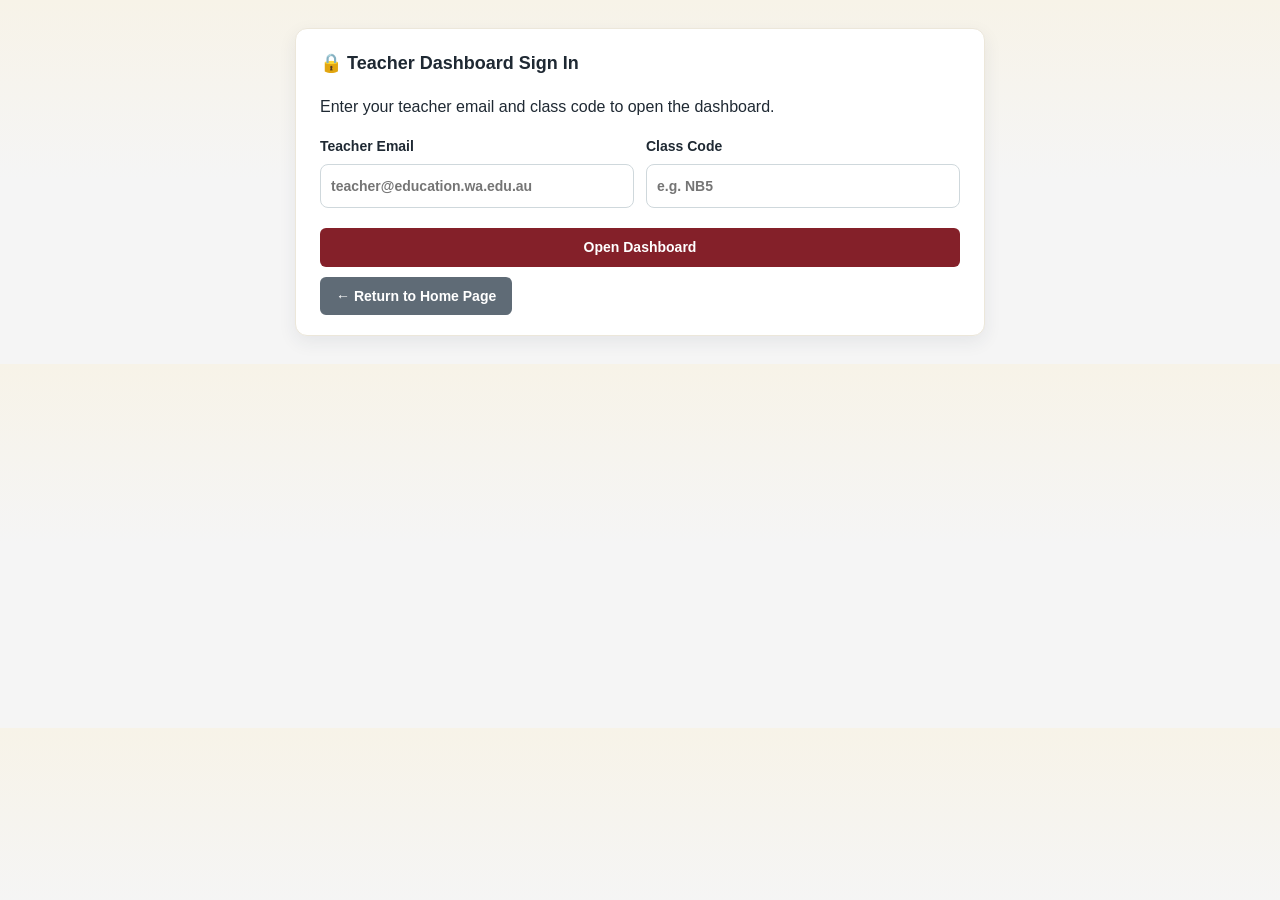
<file: teacher/dashboard.html>
<!DOCTYPE html>
<html lang="en">
<head>
    <meta charset="UTF-8">
    <meta name="viewport" content="width=device-width, initial-scale=1.0">
    <title>Goldfields Goldrush W.A. - Teacher Dashboard</title>
    <style>
        body { font-family: Arial, sans-serif; margin: 0; background: linear-gradient(180deg, #f7f3e8 0, #f5f5f5 180px); color: #1f2933; }
        .container { display: none; max-width: 1200px; margin: 0 auto; padding: 24px 20px 36px; }
        body:not(.authorized) .container { display: none; }
        body.authorized .container { display: block; }
        h1 { margin-bottom: 8px; }
        h2 { margin: 0 0 6px; }
        .card { background: #fff; border: 1px solid #ece7da; border-radius: 12px; padding: 18px; margin-bottom: 16px; box-shadow: 0 6px 18px rgba(39, 55, 77, .08); }
        .card-header { display: flex; justify-content: space-between; gap: 12px; align-items: flex-start; margin-bottom: 12px; }
        .card-copy p { margin: 4px 0 0; }
        .grid { display: grid; gap: 12px; grid-template-columns: repeat(auto-fit, minmax(220px, 1fr)); }
        label { display: block; font-size: 14px; font-weight: bold; }
        input, textarea, select, button { width: 100%; padding: 10px; box-sizing: border-box; margin-top: 6px; border: 1px solid #cfd8dc; border-radius: 8px; font: inherit; }
        input:focus, textarea:focus, select:focus { outline: none; border-color: #f4b400; box-shadow: 0 0 0 3px rgba(244, 180, 0, .18); }
        textarea { resize: vertical; min-height: 110px; }
        button { cursor: pointer; border: 0; border-radius: 8px; font-weight: bold; transition: transform .15s ease, filter .15s ease, opacity .15s ease; }
        button:hover:not(:disabled) { filter: brightness(.97); transform: translateY(-1px); }
        button:disabled { cursor: wait; opacity: .7; transform: none; }
        .btn  { background: #f4b400; color: #fff; }
        .btn-secondary { background: #2e7d32; color: #fff; }
        .btn-danger    { background: #c62828; color: #fff; }
        table { width: 100%; border-collapse: collapse; font-size: 13px; }
        th, td { padding: 8px; border-bottom: 1px solid #ececec; text-align: left; vertical-align: middle; }
        .row-actions { display: grid; gap: 8px; grid-template-columns: 1fr 1fr 1fr; }
        .muted { color: #666; font-size: 12px; }
        .inline-actions { display: flex; gap: 6px; align-items: center; }
        .inline-actions button { width: auto; padding: 6px 10px; }
        .edit-input  { width: 100%; margin: 0; padding: 6px; }
        .edit-select { width: 100%; margin: 0; padding: 6px; }
        .toggle-row  { display: flex; gap: 10px; align-items: flex-start; margin-top: 12px; }
        .toggle-row input[type="checkbox"] { width: auto; margin-top: 2px; }
        .toggle-copy strong { display: block; margin-bottom: 4px; }
        .form-actions { display: flex; gap: 10px; flex-wrap: wrap; align-items: center; margin-top: 12px; }
        .form-actions button { width: auto; min-width: 160px; margin-top: 0; }
        .helper-list { margin: 8px 0 0 18px; padding: 0; color: #5f6b76; font-size: 12px; line-height: 1.5; }
        .table-wrap { overflow-x: auto; }
        .table-meta { display: flex; justify-content: space-between; gap: 12px; align-items: center; flex-wrap: wrap; margin-bottom: 10px; }
        .table-meta p { margin: 0; }

        /* Status */
        .status-message {
            position: absolute;
            width: 1px;
            height: 1px;
            margin: -1px;
            padding: 0;
            overflow: hidden;
            clip: rect(0 0 0 0);
            clip-path: inset(50%);
            white-space: nowrap;
            border: 0;
        }
        .status-message.is-visible {
            position: static;
            width: auto;
            height: auto;
            margin-top: 12px;
            padding: 10px 12px;
            overflow: visible;
            clip: auto;
            clip-path: none;
            white-space: normal;
            border-radius: 8px;
            border: 1px solid transparent;
            font-size: 13px;
            line-height: 1.5;
        }
        .status-message.success { background: #edf7ed; border-color: #c8e6c9; color: #1b5e20; }
        .status-message.error { background: #fff4f4; border-color: #f2c0c0; color: #8a1f17; }
        .status-message.info { background: #edf4ff; border-color: #c8d8ff; color: #1d4ed8; }
        .status-message ul { margin: 8px 0 0 18px; padding: 0; }
        .status-banner.is-visible { margin-bottom: 16px; }
        .hydration-diagnostics {
            border-color: #c8d8ff;
            background: #f7faff;
        }
        .hydration-diagnostics .diag-title {
            margin-bottom: 10px;
        }
        .hydration-diagnostics ul {
            margin: 0;
            padding-left: 18px;
            line-height: 1.6;
        }
        .hydration-summary { border-color: #c8d8ff; background: #f7faff; }
        .hydration-summary.is-error { border-color: #f3b4b4; background: #fff4f4; }
        .hydration-summary .hydration-counts {
            display: flex; flex-wrap: wrap; gap: 6px 18px;
            list-style: none; margin: 6px 0 0; padding: 0;
        }
        .hydration-summary button { width: auto; margin-top: 10px; }

        /* Access denied panel */
        #authRequiredMessage {
            max-width: 640px; margin: 28px auto; padding: 20px 24px;
            background: #fff; border: 1px solid #ece7da; border-radius: 12px;
            color: #1f2933; font-family: Arial, sans-serif; line-height: 1.6;
            box-shadow: 0 6px 18px rgba(39, 55, 77, .08);
        }
        body.authorized #authRequiredMessage { display: none; }
        #authRequiredMessage h2 { margin-top: 0; font-size: 18px; }
        #authRequiredMessage .auth-actions { margin-top: 14px; display: flex; gap: 10px; flex-wrap: wrap; }
        #authRequiredMessage .auth-actions a,
        #authRequiredMessage .auth-actions button {
            display: inline-block; padding: 8px 16px; border-radius: 6px;
            font-weight: bold; text-decoration: none; cursor: pointer;
            font-size: 14px; border: 0;
        }
        #authRequiredMessage .btn-home { background: #842029; color: #fff; }
        #authRequiredMessage .btn-home-secondary { background: #5f6b76; }

        /* Checkpoint tabs */
        .tab-bar { display: flex; gap: 6px; flex-wrap: wrap; margin-bottom: 12px; }
        .tab-btn, .checkpoint-tab-btn {
            background: #eee; border: none; border-radius: 6px 6px 0 0;
            padding: 8px 14px; cursor: pointer; font-size: 13px; font-weight: bold; color: #555;
        }
        .tab-btn.active, .checkpoint-tab-btn.active { background: #f4b400; color: #fff; }
        .tab-content { display: none; }
        .tab-content.active { display: block; }

        /* Investment profile mini display */
        .profile-cell { display: flex; align-items: center; gap: 6px; }
        .profile-dot  { width: 10px; height: 10px; border-radius: 50%; display: inline-block; }

        @media (max-width: 640px) {
            .grid { grid-template-columns: 1fr; }
            .row-actions { grid-template-columns: 1fr; }
            .card-header { display: block; }
            .form-actions button { width: 100%; }
        }
    </style>
</head>
<body>
    <div id="authRequiredMessage">
        <h2>🔒 Teacher Dashboard Sign In</h2>
        <p>Enter your teacher email and class code to open the dashboard.</p>
        <form id="teacherLoginForm">
            <div class="grid">
                <label for="teacherEmail">Teacher Email
                    <input id="teacherEmail" type="email" autocomplete="username" aria-describedby="authStatusMessage" placeholder="teacher@education.wa.edu.au" required>
                </label>
                <label for="teacherClassCode">Class Code
                    <input id="teacherClassCode" type="text" autocomplete="off" aria-describedby="authStatusMessage" placeholder="e.g. NB5" required>
                </label>
            </div>
            <div class="auth-actions">
                <button id="teacherLoginBtn" class="btn-home" type="submit">Open Dashboard</button>
                <a class="btn-home btn-home-secondary" href="../index.html">← Return to Home Page</a>
            </div>
        </form>
        <div id="authStatusMessage" class="status-message" role="status" aria-live="polite"></div>
    </div>

    <div class="container">
        <div id="dashboardStatus" class="status-message status-banner" role="status" aria-live="polite"></div>
        <section id="hydrationSummary" class="card hydration-summary" aria-labelledby="hydrationSummaryTitle">
            <p class="diag-title"><strong id="hydrationSummaryTitle">Microsoft Lists data (GGR_GetDashboardData)</strong></p>
            <p id="hydrationSummaryText" role="status" aria-live="polite" aria-atomic="true">Not loaded yet.</p>
            <ul class="hydration-counts">
                <li>Students: <strong id="hydrationStudentsCount">—</strong></li>
                <li>Teachers: <strong id="hydrationTeachersCount">—</strong></li>
                <li>Progress records: <strong id="hydrationProgressCount">—</strong></li>
                <li>Missing arrays: <strong id="hydrationMissingArrays">—</strong></li>
            </ul>
            <button id="retryHydrationBtn" class="btn" type="button" hidden>Retry loading from Microsoft Lists</button>
        </section>
        <section id="hydrationDiagnosticsBanner" class="card hydration-diagnostics" hidden>
            <p class="muted diag-title"><strong>Hydration Status</strong></p>
            <ul>
                <li>Teacher session found: <strong id="diagTeacherSessionFound">Pending</strong></li>
                <li>API Key loaded: <strong id="diagApiKeyLoaded">Pending</strong></li>
                <li>getDashboardData endpoint found: <strong id="diagEndpointFound">Pending</strong></li>
                <li>Flow request attempted: <strong id="diagFlowAttempted">Pending</strong></li>
                <li>Flow request succeeded: <strong id="diagFlowSucceeded">Pending</strong></li>
                <li>Students returned: <strong id="diagStudentsReturned">Pending</strong></li>
                <li>Teachers returned: <strong id="diagTeachersReturned">Pending</strong></li>
                <li>Progress records returned: <strong id="diagProgressReturned">Pending</strong></li>
                <li>Missing arrays: <strong id="diagMissingArrays">Pending</strong></li>
                <li>upsertTeacher endpoint: <strong id="diagUpsertTeacherEndpoint">Pending</strong></li>
                <li>bulkImportTeachers endpoint: <strong id="diagBulkImportTeachersEndpoint">Pending</strong></li>
                <li>Last upsertTeacher request: <strong id="diagUpsertTeacherLastRequest">None yet</strong></li>
            </ul>
            <p class="muted" id="diagMetaSummary" role="status" aria-live="polite" aria-atomic="true"></p>
        </section>
        <h1>👨‍🏫 Goldfields Goldrush W.A. — Teacher Dashboard</h1>
        <div class="inline-actions" style="margin-bottom: 8px; flex-wrap: wrap;">
            <span id="teacherSessionSummary" class="muted"></span>
            <button id="teacherLogoutBtn" class="btn-danger" type="button" style="width:auto;padding:6px 10px;">Sign Out</button>
        </div>
        <p class="muted">Teacher, student and progress records are loaded from the Microsoft Lists through Power Automate. Changes are saved through the flows and only reported as saved once the flow confirms them.</p>
        <p><a href="../index.html">← Back to Home</a></p>

        <!-- Class Controls -->
        <section class="card">
            <h2>Class Controls</h2>
            <div class="row-actions">
                <button id="pauseClassBtn"  class="btn-danger">Pause Class Gameplay</button>
                <button id="resumeClassBtn" class="btn-secondary">Resume Class Gameplay</button>
                <button id="refreshBtn"     class="btn">Reload from Microsoft Lists</button>
            </div>
            <label class="toggle-row" for="strictModeToggle">
                <input id="strictModeToggle" type="checkbox">
                <span class="toggle-copy">
                    <strong>Strict Classroom Mode (Competition Lock)</strong>
                    <span class="muted">When ON: leaderboard/class participation requires a student login. When OFF: all features remain open.</span>
                </span>
            </label>
            <p id="pauseStatus"      class="muted"></p>
            <p id="strictModeStatus" class="muted"></p>
        </section>

        <!-- Progression Checkpoints -->
        <section class="card">
            <h2>🎓 Progression Checkpoints</h2>
            <p class="muted">Students who have passed the checkpoint quiz, as recorded in GGR_StudentProgress. Data refreshes each time the dashboard loads from Microsoft Lists.</p>
            <div class="tab-bar">
                <button class="checkpoint-tab-btn active" data-level="2">Level 2→3</button>
                <button class="checkpoint-tab-btn" data-level="3">Level 3→4</button>
                <button class="checkpoint-tab-btn" data-level="4">Level 4→5</button>
            </div>
            <div id="checkpointTableContainer" style="overflow-x: auto;">
                <!-- Populated by checkpoint-dashboard.js -->
            </div>
        </section>

        <!-- Student Management -->
        <section class="card">
            <div class="card-header">
                <div class="card-copy">
                    <h2>Add Student</h2>
                    <p class="muted">Create a single student login. Required fields are marked <span style="color:#c62828">*</span>; optional fields remain teacher-facing only.</p>
                </div>
            </div>
            <div class="grid">
                <label>Student Code <span style="color:#c62828">*</span>
                    <input id="studentCode" type="text" placeholder="e.g. SC-Y6-1042"></label>
                <label>Leaderboard Name <span style="color:#c62828">*</span>
                    <input id="studentLeaderboardName" type="text" placeholder="Public nickname"></label>
                <label>Student Name <span class="muted">(teacher-facing)</span>
                    <input id="studentName" type="text" placeholder="Real name"></label>
                <label>Student ID <span class="muted">(school ID)</span>
                    <input id="studentDisplayId" type="text" placeholder="e.g. 123456"></label>
                <label>Class Code <span style="color:#c62828">*</span>
                    <input id="studentClassCode" type="text" placeholder="e.g. 6B"></label>
                <label>Assigned Level
                    <select id="studentLevel">
                        <option value="1">Level 1</option>
                        <option value="2" selected>Level 2</option>
                        <option value="3">Level 3</option>
                        <option value="4">Level 4</option>
                        <option value="5">Level 5</option>
                        <option value="6" disabled>Level 6 (planned — not available)</option>
                    </select>
                </label>
            </div>
            <ul class="helper-list">
                <li>Use a unique Student Code so students can sign in again later.</li>
                <li>Leaderboard Name is public; Student Name and Student ID stay in the teacher dashboard.</li>
                <li>The student is saved to GGR_Students via GGR_UpsertStudentProfile, then the roster reloads from Microsoft Lists.</li>
            </ul>
            <div class="form-actions">
                <button id="addStudentBtn" class="btn">Add Student to Roster</button>
            </div>
            <div id="studentActionMsg" class="status-message" role="status" aria-live="polite"></div>
        </section>

        <!-- Bulk Import (Students / Class Teachers) -->
        <section class="card">
            <div class="card-header">
                <div class="card-copy">
                    <h2>Bulk Import — Students / Class Teachers</h2>
                    <p class="muted">Paste CSV or JSON to add many roster entries at once. Student rows are saved through GGR_UpsertStudentProfile and teacher rows through GGR_UpsertTeacher; only rows the flows confirm are counted as saved.</p>
                </div>
            </div>
            <p class="muted">
                CSV headers: <code>StudentCode,LeaderboardName,StudentID,StudentName,ClassCode,Level</code><br>
                Legacy CSV: <code>name,email,level</code> also accepted.<br>
                JSON can be a single object or an array of objects.<br>
                Mixed CSV/JSON can also include class-teacher rows with
                <code>TeacherEmail,TeacherName,ClassCode,Role</code>. Admin rows should still use
                the separate Teacher Import box below.
            </p>
            <div class="grid">
                <label>Format
                    <select id="importFormat">
                        <option value="csv">CSV</option>
                        <option value="json">JSON</option>
                    </select>
                </label>
                <div>
                    <div class="muted" style="margin-top:4px;">Import</div>
                    <button id="importBtn" class="btn" style="margin-top:4px;">Import Roster</button>
                </div>
            </div>
            <textarea id="bulkInput" rows="5"
                placeholder="StudentCode,LeaderboardName,StudentID,StudentName,ClassCode,Level&#10;SC-Y6-001,Golddigger,123456,Alex Smith,6B,2"></textarea>
            <div id="importResult" class="status-message" role="status" aria-live="polite"></div>
        </section>

        <!-- Bulk Import (Teachers) -->
        <section class="card">
            <div class="card-header">
                <div class="card-copy">
                    <h2>Teacher Import</h2>
                    <p class="muted">Add or update multiple teacher records in GGR_Teachers via GGR_UpsertTeacher. Existing teachers are matched by email.</p>
                </div>
            </div>
            <p class="muted">
                CSV headers: <code>TeacherEmail,TeacherName,ClassCode,Role</code><br>
                TeacherEmail and TeacherName are required. Role: <code>teacher</code> or <code>admin</code>.<br>
                <code>ClassCode</code> is required for <code>teacher</code> rows and optional for <code>admin</code> rows.
            </p>
            <textarea id="teacherImportInput" rows="4"
                placeholder="TeacherEmail,TeacherName,ClassCode,Role&#10;teacher@education.wa.edu.au,Ms Smith,6B,teacher"></textarea>
            <div class="form-actions">
                <button id="teacherImportBtn" class="btn-secondary">Import Teachers</button>
            </div>
            <div id="teacherImportResult" class="status-message" role="status" aria-live="polite"></div>
        </section>

        <!-- Teacher List -->
        <section class="card" id="teacherListSection">
            <div class="card-header">
                <div class="card-copy">
                    <h2>🔑 Teacher / Admin List</h2>
                    <p class="muted">Teachers and admins come from the GGR_Teachers Microsoft List. Adds and updates are saved through GGR_UpsertTeacher. To remove a teacher, deactivate or remove their row in GGR_Teachers, then reload.</p>
                </div>
            </div>
            <div class="grid">
                <label>Teacher Email <span style="color:#c62828">*</span>
                    <input id="newTeacherEmail" type="email" placeholder="teacher@education.wa.edu.au"></label>
                <label>Teacher Name <span style="color:#c62828">*</span>
                    <input id="newTeacherName" type="text" placeholder="e.g. Ms Smith"></label>
                <label>Class Code <span class="muted">(required for teachers)</span>
                    <input id="newTeacherClassCode" type="text" placeholder="e.g. 6B"></label>
                <label>Role
                    <select id="newTeacherRole">
                        <option value="teacher" selected>Teacher</option>
                        <option value="admin">Admin</option>
                    </select>
                </label>
            </div>
            <div class="form-actions">
                <button id="addTeacherBtn" class="btn-secondary">Add Teacher</button>
            </div>
            <div id="teacherAddMsg" class="status-message" role="status" aria-live="polite"></div>
            <div class="table-wrap">
            <table>
                <thead>
                    <tr>
                        <th>Email</th>
                        <th>Name</th>
                        <th>Class</th>
                        <th>Role</th>
                    </tr>
                </thead>
                <tbody id="teacherListBody"></tbody>
            </table>
            </div>
        </section>

        <!-- Student Roster -->
        <section class="card">
            <div class="card-header">
                <div class="card-copy">
                    <h2>Student Roster</h2>
                    <p class="muted">Edit roster details in place, then save each row through GGR_UpsertStudentProfile. Deactivate marks the student inactive in GGR_Students.</p>
                </div>
            </div>
            <div class="table-wrap">
            <table>
                <thead>
                    <tr>
                        <th>Student Code</th>
                        <th>Leaderboard Name</th>
                        <th>Student Name</th>
                        <th>Student ID</th>
                        <th>Class</th>
                        <th>Level</th>
                        <th>Net Worth</th>
                        <th>Round</th>
                        <th>Last Played</th>
                        <th>Actions</th>
                    </tr>
                </thead>
                <tbody id="rosterBody"></tbody>
            </table>
            </div>
            <div id="rosterActionMsg" class="status-message" role="status" aria-live="polite"></div>
        </section>

        <!-- Class Statistics -->
        <section class="card">
            <h2>Class Statistics</h2>
            <div id="classStats" class="muted">No data yet.</div>
        </section>

        <!-- Per-Level Leaderboards -->
        <section class="card">
            <h2>Leaderboards — by Level</h2>
            <div class="tab-bar" id="leaderboardTabs">
                <button class="tab-btn active" data-level="2">Level 2</button>
                <button class="tab-btn" data-level="3">Level 3</button>
                <button class="tab-btn" data-level="4">Level 4</button>
                <button class="tab-btn" data-level="5">Level 5</button>
                <button class="tab-btn" data-level="6">Level 6 (planned)</button>
                <button class="tab-btn" data-level="1">Level 1</button>
            </div>
            <label>Rank by
                <select id="leaderboardMetric">
                    <option value="netWorth" selected>Net worth</option>
                    <option value="profit">Profit (net worth − starting net worth)</option>
                    <option value="roi">Return on investment (ROI)</option>
                </select>
            </label>
            <p class="muted">Current standings from each student's saved game for that level. Not an all-time record. Games with no recorded starting net worth cannot be ranked by profit or ROI.</p>
            <div id="leaderboardContent"></div>
        </section>

        <!-- Export -->
        <section class="card">
            <h2>Export</h2>
            <button id="exportCsvBtn" class="btn-secondary" style="width:auto;">Export Roster as CSV</button>
        </section>
    </div>

    <script src="runtime-config.js?v=__WA_GGR_RUNTIME_CONFIG_VERSION__"></script>
    <script>
        window.WA_GOLD_RUSH_RUNTIME_CONFIG_SCRIPT_LOADED = window.WA_GOLD_RUSH_RUNTIME_CONFIG_SCRIPT_LOADED === true;
        const diagnosticsQueryEnabled = /(?:\?|&)diagnostics=1(?:&|$)/.test(window.location.search);
        window.WA_GOLD_RUSH_DASHBOARD_DIAGNOSTICS = window.WA_GOLD_RUSH_DASHBOARD_DIAGNOSTICS === true || diagnosticsQueryEnabled;
        window.WA_GOLD_RUSH_POWER_AUTOMATE_CONFIG = window.WA_GOLD_RUSH_POWER_AUTOMATE_CONFIG || {};
        if (!window.WA_GOLD_RUSH_POWER_AUTOMATE_CONFIG.apiKey) {
            const runtimeApiKey = document.querySelector('meta[name="wa-ggr-api-key"]')?.content
                || document.documentElement.dataset.ggrApiKey
                || window.WA_GOLD_RUSH_RUNTIME_CONFIG?.apiKey
                || window.WA_GOLD_RUSH_DASHBOARD_CONFIG?.apiKey
                || '';
            if (String(runtimeApiKey).trim()) {
                window.WA_GOLD_RUSH_POWER_AUTOMATE_CONFIG.apiKey = String(runtimeApiKey).trim();
            }
        }
    </script>
    <script src="../shared/flow-endpoints.js"></script>
    <script src="dashboard-config.js"></script>
    <script src="../shared/power-automate-headers.js"></script>
    <script src="../shared/progression-snapshot.js"></script>
    <script src="../shared/student-session.js"></script>
    <script src="../shared/level-capabilities.js"></script>
    <script src="../shared/competition-baselines.js"></script>
    <script src="../shared/leaderboard.js"></script>
    <script src="../shared/competition-snapshot.js"></script>
    <script src="dashboard-state.js"></script>
    <script src="../shared/investment-profile.js"></script>
    <script src="checkpoint-approval.js"></script>
    <script src="checkpoint-dashboard.js"></script>
    <script>
        const PAUSE_STATE_KEY   = 'wa_gold_rush_pause_state';
        const STRICT_MODE_KEY   = 'wa_gold_rush_strict_mode';
        const dashboard = new TeacherDashboard();
        if (typeof CheckpointDashboard !== 'undefined') {
            CheckpointDashboard.init({ dashboard, getStudents: () => getAuthorizedStudents() });
        }
        const diagnosticsEnabled = window.WA_GOLD_RUSH_DASHBOARD_DIAGNOSTICS === true;
        document.getElementById('hydrationDiagnosticsBanner').hidden = !diagnosticsEnabled;

        function describeAuthorizedClasses(session) {
            if (!session) return '';
            const classCodes = Array.isArray(session.classCodes) && session.classCodes.length
                ? session.classCodes
                : [session.classCode].filter(Boolean);
            return classCodes.join(', ');
        }

        function getAuthorizedClassCodes() {
            const session = dashboard.getTeacherSession();
            if (!session) return [];
            return Array.isArray(session.classCodes) && session.classCodes.length
                ? session.classCodes
                : [session.classCode].filter(Boolean);
        }

        function getPrimaryAuthorizedClassCode() {
            return getAuthorizedClassCodes()[0] || '';
        }

        function getAuthorizedStudents() {
            return dashboard.getAllStudents()
                .filter(student => dashboard.canTeacherAccessClass(student.classCode));
        }

        function getAuthorizedTeachers() {
            const session = dashboard.getTeacherSession();
            if (!session) return [];

            const isAdmin = dashboard.isAdminSession(session);
            return dashboard.getAllTeachers().filter((teacher) => {
                if (isAdmin) return true;
                const classCodes = Array.isArray(teacher.classCodes) ? teacher.classCodes : [];
                return teacher.email === session.teacherEmail
                    || classCodes.some(classCode => dashboard.canTeacherAccessClass(classCode));
            });
        }

        function withAuthorizedStudents(callback) {
            const originalStudents = dashboard.students;
            dashboard.students = getAuthorizedStudents();
            try {
                return callback();
            } finally {
                dashboard.students = originalStudents;
            }
        }

        function renderTeacherSessionSummary() {
            const session = dashboard.getTeacherSession();
            const summary = document.getElementById('teacherSessionSummary');
            if (!summary) return;

            if (!session) {
                summary.textContent = '';
                return;
            }

            const name = session.teacherName || session.teacherEmail;
            const classCodes = describeAuthorizedClasses(session);
            const role = session.role ? ` (${session.role})` : '';
            summary.textContent = classCodes
                ? `Signed in as ${name}${role} — classes: ${classCodes}`
                : `Signed in as ${name}${role}`;
        }

        function showTeacherDashboard() {
            document.body.classList.add('authorized');
            renderTeacherSessionSummary();
        }

        function clearProtectedDashboardContent() {
            document.getElementById('classStats').textContent = 'No data yet.';
            document.getElementById('rosterBody').innerHTML = '';
            document.getElementById('leaderboardContent').innerHTML = '';
            document.getElementById('teacherListBody').innerHTML = '';
            document.getElementById('checkpointTableContainer').innerHTML = '';
        }

        function renderHydrationFailureTables(message) {
            clearProtectedDashboardContent();
            const safe = escHtml(message || 'Dashboard data could not be loaded from Microsoft Lists.');
            document.getElementById('classStats').textContent = 'No data — dashboard data could not be loaded.';
            document.getElementById('rosterBody').innerHTML = `<tr><td colspan="10">${safe}</td></tr>`;
            document.getElementById('teacherListBody').innerHTML = `<tr><td colspan="4">${safe}</td></tr>`;
            document.getElementById('leaderboardContent').innerHTML = `<p class="muted">${safe}</p>`;
            document.getElementById('checkpointTableContainer').innerHTML = `<p class="muted">${safe}</p>`;
        }

        function renderHydrationSummary(result = null) {
            const section = document.getElementById('hydrationSummary');
            if (!section) return;
            const setText = (id, value) => {
                const el = document.getElementById(id);
                if (el) el.textContent = value;
            };
            const retryBtn = document.getElementById('retryHydrationBtn');
            if (!result) {
                section.classList.remove('is-error');
                setText('hydrationSummaryText', 'Loading from Microsoft Lists…');
                if (retryBtn) retryBtn.hidden = true;
                return;
            }
            const counts = result.counts || {};
            const missing = Array.isArray(result.missingArrays) ? result.missingArrays : [];
            const failed = result.success !== true;
            section.classList.toggle('is-error', failed);
            const error = failed && result.error && result.error !== result.statusMessage
                ? ` Details: ${serializeErrorMessage(result.error)}`
                : '';
            setText('hydrationSummaryText', `${result.statusMessage || (failed ? 'Dashboard data could not be loaded.' : 'Dashboard loaded.')}${error}`);
            setText('hydrationStudentsCount', failed ? '—' : String(counts.students ?? 0));
            setText('hydrationTeachersCount', failed ? '—' : String(counts.teachers ?? 0));
            setText('hydrationProgressCount', failed ? '—' : String(counts.progress ?? 0));
            setText('hydrationMissingArrays', failed ? '—' : (missing.length ? missing.join(', ') : 'None'));
            if (retryBtn) retryBtn.hidden = !failed;
        }

        function enforceTeacherDashboardAccess() {
            if (!dashboard.hasTeacherSession()) {
                document.body.classList.remove('authorized');
                return false;
            }

            showTeacherDashboard();
            return true;
        }

        function escHtml(str) {
            return String(str)
                .replace(/&/g, '&amp;')
                .replace(/</g, '&lt;')
                .replace(/>/g, '&gt;')
                .replace(/"/g, '&quot;')
                .replace(/'/g, '&#39;');
        }

        function serializeErrorMessage(value, fallback = 'Unable to complete this action.') {
            if (value == null) return fallback;
            if (typeof value === 'string') {
                const trimmed = value.trim();
                return trimmed || fallback;
            }
            if (value instanceof Error) {
                return value.message || fallback;
            }
            if (typeof value === 'object') {
                const candidates = [value.error, value.message, value.details, value.title];
                for (const candidate of candidates) {
                    if (typeof candidate === 'string' && candidate.trim()) return candidate.trim();
                    if (candidate instanceof Error && candidate.message) return candidate.message;
                }
                try {
                    return JSON.stringify(value);
                } catch (_) {
                    return fallback;
                }
            }
            return String(value).trim() || fallback;
        }

        function setStatusMessage(id, tone, message, details = []) {
            const el = document.getElementById(id);
            if (!el) return;
            const variants = new Set(['success', 'error', 'info']);
            const appliedTone = variants.has(tone) ? tone : 'info';
            const extraClass = id === 'dashboardStatus' ? ' status-banner' : '';
            const detailItems = Array.isArray(details) ? details.filter(Boolean) : [];
            const detailHtml = detailItems.length
                ? `<ul>${detailItems.map(item => `<li>${escHtml(serializeErrorMessage(item))}</li>`).join('')}</ul>`
                : '';
            const safeMessage = serializeErrorMessage(message);
            const isError = appliedTone === 'error';

            el.className = `status-message${extraClass} ${appliedTone} is-visible`;
            el.setAttribute('role', isError ? 'alert' : 'status');
            el.setAttribute('aria-live', isError ? 'assertive' : 'polite');
            el.innerHTML = `${escHtml(safeMessage)}${detailHtml}`;
        }

        function clearStatusMessage(...ids) {
            ids.flat().forEach((id) => {
                const el = document.getElementById(id);
                if (!el) return;
                el.className = id === 'dashboardStatus'
                    ? 'status-message status-banner'
                    : 'status-message';
                el.setAttribute('role', 'status');
                el.setAttribute('aria-live', 'polite');
                el.innerHTML = '';
            });
        }

        function getResultError(result, fallback) {
            return serializeErrorMessage(result?.error ?? result?.message ?? result, fallback);
        }

        function yesNo(value, pendingLabel = 'Pending') {
            if (value === true) return 'Yes';
            if (value === false) return 'No';
            return pendingLabel;
        }

        function renderHydrationDiagnostics(result = null) {
            if (!diagnosticsEnabled) return;
            const diagnostics = result?.diagnostics
                || (typeof dashboard.getHydrationDiagnostics === 'function' ? dashboard.getHydrationDiagnostics() : {})
                || {};
            const setText = (id, value) => {
                const el = document.getElementById(id);
                if (el) el.textContent = value;
            };

            const studentsReturned = Number.isFinite(Number(diagnostics.studentsReturned))
                ? String(Number(diagnostics.studentsReturned))
                : 'Pending';
            const failureReason = diagnostics.failureReason
                ? `failure=${diagnostics.failureReason}`
                : (diagnostics.hydrationFailed === false ? 'failure=none' : 'failure=pending');
            const endpointConfigured = diagnostics.hasConfiguredFlowEndpoint === true
                ? 'configured endpoint ready'
                : (diagnostics.hasConfiguredFlowEndpoint === false ? 'configured endpoint missing' : 'configured endpoint pending');
            const runtimeConfigStatus = diagnostics.runtimeConfigScriptLoaded === true
                ? 'runtime-config.js loaded'
                : 'runtime-config.js not confirmed';
            const endpointRuntime = diagnostics.runtimeGetDashboardDataUrl
                ? `runtime URL: ${diagnostics.runtimeGetDashboardDataUrl}`
                : 'runtime URL: unavailable';
            const endpointConfiguredUrl = diagnostics.configuredGetDashboardDataUrl
                ? `configured URL: ${diagnostics.configuredGetDashboardDataUrl}`
                : 'configured URL: unavailable';
            const metaSummary = [endpointConfigured, failureReason, runtimeConfigStatus, endpointConfiguredUrl, endpointRuntime]
                .filter(Boolean)
                .join(' | ');

            setText('diagTeacherSessionFound', yesNo(diagnostics.teacherSessionFound));
            setText('diagApiKeyLoaded', yesNo(diagnostics.apiKeyPresent));
            setText('diagEndpointFound', yesNo(diagnostics.hasConfiguredFlowEndpoint));
            setText('diagFlowAttempted', yesNo(diagnostics.flowRequestAttempted));
            setText('diagFlowSucceeded', yesNo(diagnostics.flowRequestSucceeded));
            setText('diagStudentsReturned', studentsReturned);
            const countText = (value) => Number.isFinite(Number(value)) && value !== null ? String(Number(value)) : 'Pending';
            setText('diagTeachersReturned', countText(diagnostics.teachersReturned));
            setText('diagProgressReturned', countText(diagnostics.progressReturned));
            setText('diagMissingArrays', Array.isArray(diagnostics.missingArrays)
                ? (diagnostics.missingArrays.length ? diagnostics.missingArrays.join(', ') : 'None')
                : 'Pending');
            setText('diagMetaSummary', metaSummary);

            const describeEndpoint = (flowName) => {
                const info = typeof dashboard.getFlowEndpointDiagnostics === 'function'
                    ? dashboard.getFlowEndpointDiagnostics(flowName)
                    : null;
                if (!info) return 'Unknown';
                if (info.configured) return `Configured — ${info.endpoint}`;
                return info.placeholder ? 'Not configured (placeholder)' : 'Not configured';
            };
            setText('diagUpsertTeacherEndpoint', describeEndpoint('upsertTeacher'));
            setText('diagBulkImportTeachersEndpoint', describeEndpoint('bulkImportTeachers'));
            const lastUpsert = typeof dashboard.getFlowDiagnostics === 'function'
                ? dashboard.getFlowDiagnostics('upsertTeacher')
                : null;
            if (lastUpsert) {
                const status = lastUpsert.status ? ` HTTP ${lastUpsert.status}` : '';
                const reason = lastUpsert.reason ? ` (${lastUpsert.reason})` : '';
                setText('diagUpsertTeacherLastRequest', `${lastUpsert.sent ? 'sent' : 'not sent'}${status}${reason} — stage: ${lastUpsert.stage}`);
            }
        }

        function withBusyButton(buttonId, busyLabel, callback) {
            const button = document.getElementById(buttonId);
            const originalLabel = button?.dataset.originalLabel || button?.textContent || '';
            const restoreButton = () => {
                if (!button) return;
                button.disabled = false;
                button.textContent = button.dataset.originalLabel;
            };

            if (button) {
                button.dataset.originalLabel = originalLabel;
                button.disabled = true;
                button.textContent = busyLabel;
            }

            try {
                const result = callback();
                if (result && typeof result.then === 'function') {
                    return result.finally(restoreButton);
                }
                restoreButton();
                return result;
            } catch (error) {
                restoreButton();
                throw error;
            }
        }

        // Runs a button action and surfaces unexpected exceptions to the user
        // instead of leaving them as unhandled promise rejections.
        function runDashboardAction(buttonId, busyLabel, statusIds, failurePrefix, callback) {
            return Promise.resolve()
                .then(() => withBusyButton(buttonId, busyLabel, callback))
                .catch((error) => {
                    console.error(`[Dashboard] ${failurePrefix}`, error);
                    const message = `${failurePrefix} Unexpected error: ${serializeErrorMessage(error, 'Unknown error.')}`;
                    statusIds.forEach(id => setStatusMessage(id, 'error', message));
                });
        }

        function describeStudent(student) {
            return student?.leaderboardName || student?.studentName || student?.studentCode || 'Student';
        }

        function describeTeacher(teacher) {
            return teacher?.name || teacher?.email || 'Teacher';
        }

        function formatSkipDetails(skipped = []) {
            return skipped.slice(0, 5).map(item => `Row ${item.row}: ${serializeErrorMessage(item.reason)}`);
        }

        function renderPauseStatus() {
            let paused = false;
            try { paused = !!JSON.parse(localStorage.getItem(PAUSE_STATE_KEY))?.paused; } catch (_) {}
            document.getElementById('pauseStatus').textContent = paused
                ? 'Gameplay is currently paused.'
                : 'Gameplay is active.';
        }

        function isStrictModeEnabled() {
            try { return !!JSON.parse(localStorage.getItem(STRICT_MODE_KEY))?.enabled; } catch (_) { return false; }
        }

        function renderStrictModeStatus() {
            const on = isStrictModeEnabled();
            document.getElementById('strictModeToggle').checked = on;
            document.getElementById('strictModeStatus').textContent = on
                ? 'Competition lock is ON. Login required for leaderboard/class features.'
                : 'Competition lock is OFF. Competition features remain open.';
        }

        function renderStats() {
            const stats = withAuthorizedStudents(() => dashboard.calculateClassStats());
            const byStrategy = {};
            getAuthorizedStudents().forEach(student => {
                if (!student?.gameState?.strategyLabel) return;
                const k = student.gameState.strategyLabel;
                byStrategy[k] = (byStrategy[k] || 0) + 1;
            });
            const topStrategy = Object.entries(byStrategy).sort((a, b) => b[1] - a[1])[0]?.[0] || 'N/A';
            document.getElementById('classStats').innerHTML = `
                Total students: <strong>${stats.totalStudents}</strong><br>
                Wealthiest player: <strong>${escHtml(
                    stats.wealthiestStudent?.gameState?.companyName ||
                    stats.wealthiestStudent?.leaderboardName ||
                    stats.wealthiestStudent?.name || 'N/A')}</strong><br>
                Most mines owned: <strong>${stats.mostMinesOwned}</strong><br>
                Most popular strategy: <strong>${escHtml(topStrategy)}</strong><br>
                Average class wealth: <strong>$${(stats.averageNetWorth || 0).toFixed(2)}</strong>
            `;
        }

        let _activeLeaderboardLevel = 2;

        let _activeLeaderboardMetric = 'netWorth';
        const LEADERBOARD_EXCLUSION_LABELS = {
            not_yet_played: 'not played yet',
            held_for_review: 'held for teacher review',
            missing_net_worth: 'missing net worth',
            not_on_authorized_roster: 'not on your roster',
            class_or_student_missing: 'missing class/student',
            progress_key_mismatch: 'mismatched record key',
            duplicate_progress_row: 'duplicate record (latest kept)'
        };

        function formatLeaderboardValue(metric, value) {
            if (metric === 'roi') return `${(Number(value) * 100).toFixed(1)}%`;
            return `$${Number(value).toFixed(2)}`;
        }

        function renderLeaderboardForLevel(level) {
            _activeLeaderboardLevel = Number(level) || 2;
            const content = document.getElementById('leaderboardContent');
            document.querySelectorAll('#leaderboardTabs .tab-btn').forEach(btn => {
                btn.classList.toggle('active', Number(btn.dataset.level) === _activeLeaderboardLevel);
            });
            const caps = window.WA_GOLD_RUSH_LEVEL_CAPABILITIES;
            if (_activeLeaderboardLevel === 6 || (caps && !caps.isPlayableLevel(_activeLeaderboardLevel))) {
                content.innerHTML = '<p class="muted">Level 6 (Goldfields Mastery) is planned and not yet playable, so it has no leaderboard.</p>';
                return;
            }
            if (_activeLeaderboardLevel === 1) {
                content.innerHTML = '<p class="muted">Level 1 games are not saved to the class progress list yet, so Level 1 has no leaderboard.</p>';
                return;
            }
            const metric = _activeLeaderboardMetric;
            const lb = withAuthorizedStudents(() => dashboard.getLevelLeaderboard(_activeLeaderboardLevel, { metric }));

            let html = '';
            if (lb.topCurrent) {
                html += `<p><strong>🏆 Top current Level ${escHtml(String(_activeLeaderboardLevel))} score (${escHtml(lb.metricLabel || metric)}):</strong>
                    ${escHtml(lb.topCurrent.leaderboardName)} —
                    ${escHtml(formatLeaderboardValue(metric, lb.topCurrent.value))}</p>`;
            }

            if (!lb.top20.length) {
                html += '<p class="muted">No played games for this level yet.</p>';
            } else {
                html += `<table>
                    <thead>
                        <tr>
                            <th>Rank</th>
                            <th>Leaderboard Name</th>
                            <th>Class</th>
                            <th>${escHtml(lb.metricLabel || 'Net Worth')}</th>
                            <th>Net Worth</th>
                            <th>Round</th>
                            <th>Strategy</th>
                            <th>Last Played</th>
                        </tr>
                    </thead>
                    <tbody>
                        ${lb.top20.map(e => `<tr>
                            <td>${e.rank}</td>
                            <td>${escHtml(e.leaderboardName)}</td>
                            <td>${escHtml(e.classCode || '')}</td>
                            <td>${escHtml(formatLeaderboardValue(metric, e.value))}</td>
                            <td>$${Number(e.netWorth).toFixed(2)}</td>
                            <td>${escHtml(String(e.round))}</td>
                            <td>${escHtml(e.strategyLabel || 'N/A')}</td>
                            <td>${escHtml(e.lastPlayed ? new Date(e.lastPlayed).toLocaleString() : 'N/A')}</td>
                        </tr>`).join('')}
                    </tbody>
                </table>`;
            }
            const notes = Object.entries(lb.excluded || {})
                .map(([reason, n]) => `${n} ${escHtml(LEADERBOARD_EXCLUSION_LABELS[reason] || reason)}`);
            if (lb.unrankableCount) notes.push(`${lb.unrankableCount} without a usable starting net worth for this measure`);
            if (notes.length) html += `<p class="muted">Not ranked: ${notes.join('; ')}.</p>`;

            content.innerHTML = html;
        }

        document.querySelectorAll('#leaderboardTabs .tab-btn').forEach(btn => {
            btn.addEventListener('click', () => renderLeaderboardForLevel(btn.dataset.level));
        });
        document.getElementById('leaderboardMetric')?.addEventListener('change', (event) => {
            _activeLeaderboardMetric = ['netWorth', 'profit', 'roi'].includes(event.target.value) ? event.target.value : 'netWorth';
            renderLeaderboardForLevel(_activeLeaderboardLevel);
        });

        function rosterControlName(field, studentId) {
            const safeId = String(studentId ?? '').replace(/[^A-Za-z0-9_-]/g, '_') || 'row';
            return `roster-${field}-${safeId}`;
        }

        function renderRoster() {
            const body = document.getElementById('rosterBody');
            const students = getAuthorizedStudents();
            if (!students.length) {
                body.innerHTML = '<tr><td colspan="10">No students in your authorized classes yet.</td></tr>';
                return;
            }
            body.innerHTML = students.map((s, index) => {
                const id   = escHtml(s.id);
                const sc   = escHtml(s.studentCode     || s.displayId || '');
                const lb   = escHtml(s.leaderboardName || s.name     || '');
                const sn   = escHtml(s.studentName     || s.name     || '');
                const si   = escHtml(s.studentId       || s.email    || '');
                const cc   = escHtml(s.classCode       || '');
                const level = Number(s.level);
                // Level 6 is recognised but not assignable until it is built
                // and deployed; an existing value is shown, never offered.
                const levelOpts = (level ? '' : '<option value="" selected disabled>Level unavailable — select a level</option>') + [1,2,3,4,5,6].map(l => l === 6
                    ? `<option value="6" ${level === 6 ? 'selected ' : ''}disabled>L6 (planned)</option>`
                    : `<option value="${l}" ${level === l ? 'selected' : ''}>${l === 1 ? 'L1' : 'L'+l}</option>`
                ).join('');
                const levelError = s.rosterLevelError === 'conflictingAssignedLevel'
                    ? 'Roster level fields conflict. Check the List/flow mapping.'
                    : s.rosterLevelError ? 'Assigned level is missing or invalid in the flow response.' : '';
                const fieldAttrs = (field) => {
                    const name = rosterControlName(field, s.id);
                    return `id="${escHtml(`${name}-${index}`)}" name="${escHtml(name)}"`;
                };
                return `<tr>
                    <td><input class="edit-input" ${fieldAttrs('studentCode')}     data-field="studentCode"     data-id="${id}" value="${sc}" aria-label="Student Code"></td>
                    <td><input class="edit-input" ${fieldAttrs('leaderboardName')} data-field="leaderboardName" data-id="${id}" value="${lb}" aria-label="Leaderboard Name"></td>
                    <td><input class="edit-input" ${fieldAttrs('studentName')}     data-field="studentName"     data-id="${id}" value="${sn}" aria-label="Student Name"></td>
                    <td><input class="edit-input" ${fieldAttrs('studentId')}       data-field="studentId"       data-id="${id}" value="${si}" aria-label="Student ID"></td>
                    <td><input class="edit-input" ${fieldAttrs('classCode')}       data-field="classCode"       data-id="${id}" value="${cc}" aria-label="Class Code"></td>
                    <td><select class="edit-select" ${fieldAttrs('level')} data-field="level" data-id="${id}" aria-label="Level">${levelOpts}</select>${levelError ? `<span class="muted">${escHtml(levelError)}</span>` : ''}</td>
                    <td>${Number.isFinite(s.gameState?.netWorth) ? `$${s.gameState.netWorth.toFixed(2)}` : 'N/A'}</td>
                    <td>${Number.isFinite(s.gameState?.round) ? s.gameState.round : 'N/A'}</td>
                    <td>${escHtml(s.gameState?.lastPlayed ? new Date(s.gameState.lastPlayed).toLocaleString() : 'Never')}${s.gameState?.snapshotError ? '<span class="muted" role="status">Saved snapshot needs review; metrics may be incomplete.</span>' : ''}</td>
                    <td>
                        <div class="inline-actions">
                            <button class="btn-secondary" data-action="save"   data-id="${id}">Save</button>
                            <button class="btn-secondary" data-action="unlock" data-id="${id}">Unlock</button>
                            <button class="btn-danger"    data-action="delete" data-id="${id}" aria-label="Deactivate ${lb || sc}">Deactivate</button>
                        </div>
                    </td>
                </tr>`;
            }).join('');
        }

        async function saveRosterRow(studentId) {
            const esc = CSS.escape(studentId);
            const get = (field, tag = 'input') =>
                document.querySelector(`${tag}[data-field="${field}"][data-id="${esc}"]`)?.value || '';
            const studentName = get('studentName').trim();
            const classCode = get('classCode').trim();
            const updates = {
                studentCode:     get('studentCode').trim(),
                leaderboardName: get('leaderboardName').trim(),
                studentName:     studentName,
                studentId:       get('studentId').trim(),
                classCode,
                level:           parseInt(get('level', 'select'), 10)
            };
            if (!dashboard.canTeacherAccessClass(classCode)) {
                const message = 'Student Class Code must match one of your authorized classes.';
                setStatusMessage('rosterActionMsg', 'error', message);
                setStatusMessage('dashboardStatus', 'error', message);
                return;
            }
            const result = await dashboard.updateStudent(studentId, updates);
            if (!result.success) {
                if (result.hydration) applyHydrationResult(result.hydration);
                const error = getResultError(result, 'Unable to save student changes.');
                const message = result.writeConfirmed ? error : `Could not save student changes. ${error}`;
                setStatusMessage('rosterActionMsg', 'error', message);
                setStatusMessage('dashboardStatus', 'error', message);
                return;
            }
            applyHydrationResult(result.hydration);
            setStatusMessage('rosterActionMsg', 'success', `Saved changes for ${describeStudent(result.student)} to Microsoft Lists.`);
            setStatusMessage('dashboardStatus', 'success', `Saved changes for ${describeStudent(result.student)} to Microsoft Lists.`);
        }

        async function unlockRosterRow(studentId) {
            const student = dashboard.getStudent(studentId);
            if (!student) return;
            if (!dashboard.canTeacherAccessClass(student.classCode)) {
                const message = 'You are not authorized to unlock students in that class.';
                setStatusMessage('rosterActionMsg', 'error', message);
                setStatusMessage('dashboardStatus', 'error', message);
                return;
            }
            const reason = String(prompt('Optional unlock reason (saved to audit trail):', 'Teacher unlock from dashboard') || '').trim();
            const result = await dashboard.unlockStudentAccount(student, { reason });
            if (!result.success) {
                const error = getResultError(result, 'Unable to unlock this student.');
                setStatusMessage('rosterActionMsg', 'error', error);
                setStatusMessage('dashboardStatus', 'error', error);
                return;
            }
            const message = `Unlocked ${describeStudent(student)} after backend confirmation.`;
            setStatusMessage('rosterActionMsg', 'success', message);
            setStatusMessage('dashboardStatus', 'success', message);
        }

        async function deleteRosterRow(studentId) {
            const student = dashboard.getStudent(studentId);
            if (!student) {
                const message = 'Student not found.';
                setStatusMessage('rosterActionMsg', 'error', message);
                setStatusMessage('dashboardStatus', 'error', message);
                return;
            }
            if (!confirm(`Deactivate ${describeStudent(student)} in GGR_Students? The student will no longer be able to sign in.`)) return;
            const deactivated = await dashboard.deactivateStudentInBackend(student);
            if (!deactivated.success) {
                const error = getResultError(deactivated, 'Unable to deactivate this student in Microsoft Lists.');
                setStatusMessage('rosterActionMsg', 'error', error);
                setStatusMessage('dashboardStatus', 'error', error);
                return;
            }
            const hydration = await dashboard.rehydrateAfterWrite();
            applyHydrationResult(hydration);
            const message = `Deactivated ${describeStudent(student)} in Microsoft Lists.`;
            setStatusMessage('rosterActionMsg', 'success', message);
            setStatusMessage('dashboardStatus', 'success', message);
        }

        document.getElementById('rosterBody').addEventListener('click', e => {
            const t = e.target;
            if (!(t instanceof HTMLElement)) return;
            const action = t.getAttribute('data-action');
            const sid    = t.getAttribute('data-id');
            if (!action || !sid) return;
            if (action === 'save')   saveRosterRow(sid);
            if (action === 'unlock') unlockRosterRow(sid);
            if (action === 'delete') deleteRosterRow(sid);
        });

        document.getElementById('addStudentBtn').addEventListener('click', () => {
            runDashboardAction('addStudentBtn', 'Saving to Microsoft Lists…', ['studentActionMsg', 'dashboardStatus'], 'Student was not saved.', async () => {
                const studentCode     = document.getElementById('studentCode').value.trim();
                const leaderboardName = document.getElementById('studentLeaderboardName').value.trim();
                const studentName     = document.getElementById('studentName').value.trim();
                const studentId       = document.getElementById('studentDisplayId').value.trim();
                const classCodeInput  = document.getElementById('studentClassCode').value.trim();
                const classCode       = classCodeInput || getPrimaryAuthorizedClassCode();
                const level           = parseInt(document.getElementById('studentLevel').value, 10);

                if (!studentCode || !leaderboardName || !classCode) {
                    const message = 'Student Code, Leaderboard Name and Class Code are required.';
                    setStatusMessage('studentActionMsg', 'error', message);
                    setStatusMessage('dashboardStatus', 'error', message);
                    return;
                }
                if (!dashboard.canTeacherAccessClass(classCode)) {
                    const message = 'Student Class Code must match one of your authorized classes.';
                    setStatusMessage('studentActionMsg', 'error', message);
                    setStatusMessage('dashboardStatus', 'error', message);
                    return;
                }

                const result = await dashboard.addStudent({
                    studentCode, leaderboardName, studentName, studentId, classCode, level
                });

                if (!result.success) {
                    const error = getResultError(result, 'Unable to add this student.');
                    setStatusMessage('studentActionMsg', 'error', `Student was not saved. ${error}`);
                    setStatusMessage('dashboardStatus', 'error', `Student was not saved. ${error}`);
                    return;
                }

                document.getElementById('studentCode').value = '';
                document.getElementById('studentLeaderboardName').value = '';
                document.getElementById('studentName').value = '';
                document.getElementById('studentDisplayId').value = '';
                document.getElementById('studentClassCode').value = '';
                document.getElementById('studentLevel').value = '2';

                applyHydrationResult(result.hydration);
                setStatusMessage('studentActionMsg', 'success', `Saved ${describeStudent(result.student)} to Microsoft Lists.`);
                setStatusMessage('dashboardStatus', 'success', `Saved ${describeStudent(result.student)} to Microsoft Lists.`);
            });
        });

        function describeSyncFailures(sync = {}) {
            return (Array.isArray(sync.failed) ? sync.failed : []).slice(0, 5).map((entry) => {
                const label = entry?.payload?.studentCode || entry?.payload?.teacherEmail || 'Row';
                return `${label}: ${serializeErrorMessage(entry?.error, 'not saved')}`;
            });
        }

        document.getElementById('importBtn').addEventListener('click', () => {
            runDashboardAction('importBtn', 'Saving to Microsoft Lists…', ['importResult', 'dashboardStatus'], 'Could not import roster data.', async () => {
                const format = document.getElementById('importFormat').value;
                const input = document.getElementById('bulkInput').value.trim();
                if (!input) {
                    const message = 'Paste CSV or JSON data before importing.';
                    setStatusMessage('importResult', 'error', message);
                    setStatusMessage('dashboardStatus', 'error', message);
                    return;
                }

                try {
                    const result = await dashboard.importRoster(input, format);
                    const prepared = result.prepared;
                    const savedStudents = result.students.savedCount;
                    const failedStudents = result.students.failed.length;
                    const savedTeachers = result.teachers.savedCount;
                    const failedTeachers = result.teachers.failed.length;
                    const skippedCount = prepared.skipped.length + prepared.teachers.skipped.length;
                    const summaryParts = [
                        `${savedStudents} student${savedStudents === 1 ? '' : 's'} saved`
                    ];
                    if (savedTeachers) summaryParts.push(`${savedTeachers} class teacher${savedTeachers === 1 ? '' : 's'} saved`);
                    if (failedStudents) summaryParts.push(`${failedStudents} student${failedStudents === 1 ? '' : 's'} not saved`);
                    if (failedTeachers) summaryParts.push(`${failedTeachers} teacher${failedTeachers === 1 ? '' : 's'} not saved`);
                    if (skippedCount) summaryParts.push(`${skippedCount} row${skippedCount === 1 ? '' : 's'} skipped`);

                    const details = [
                        ...describeSyncFailures(result.students),
                        ...describeSyncFailures(result.teachers),
                        ...formatSkipDetails(prepared.skipped),
                        ...formatSkipDetails(prepared.teachers.skipped)
                    ];
                    const tone = (failedStudents || failedTeachers)
                        ? 'error'
                        : (savedStudents || savedTeachers ? 'success' : 'info');

                    if (result.hydration) applyHydrationResult(result.hydration);
                    setStatusMessage('importResult', tone, `Roster import finished: ${summaryParts.join(', ')}.`, details);
                    setStatusMessage('dashboardStatus', tone, `Roster import finished: ${summaryParts.join(', ')}.`);
                } catch (error) {
                    const message = `Could not import roster data. ${serializeErrorMessage(error?.message || error, 'Check the format and try again.')}`;
                    setStatusMessage('importResult', 'error', message);
                    setStatusMessage('dashboardStatus', 'error', message);
                }
            });
        });

        document.getElementById('teacherImportBtn').addEventListener('click', () => {
            runDashboardAction('teacherImportBtn', 'Saving to Microsoft Lists…', ['teacherImportResult', 'dashboardStatus'], 'Teacher import failed.', async () => {
                const input = document.getElementById('teacherImportInput').value.trim();
                dashboard.logFlowDiagnostics('Import Teachers clicked', { inputPresent: !!input });
                if (!input) {
                    const message = 'Paste teacher CSV data before importing.';
                    setStatusMessage('teacherImportResult', 'error', message);
                    setStatusMessage('dashboardStatus', 'error', message);
                    return;
                }

                const result = await dashboard.importTeachers(input);
                renderHydrationDiagnostics();
                const savedCount = result.teachers.savedCount;
                const failedCount = result.teachers.failed.length;
                const skippedCount = result.prepared.skipped.length;
                const tone = failedCount ? 'error' : (savedCount ? 'success' : 'info');
                const summary = `Teacher import finished: ${savedCount} saved${failedCount ? `, ${failedCount} not saved` : ''}${skippedCount ? `, ${skippedCount} skipped` : ''}.`;

                if (result.hydration) applyHydrationResult(result.hydration);
                setStatusMessage('teacherImportResult', tone, summary, [
                    ...describeSyncFailures(result.teachers),
                    ...formatSkipDetails(result.prepared.skipped)
                ]);
                setStatusMessage('dashboardStatus', tone, summary);
            });
        });

        document.getElementById('addTeacherBtn').addEventListener('click', () => {
            runDashboardAction('addTeacherBtn', 'Saving to Microsoft Lists…', ['teacherAddMsg', 'dashboardStatus'], 'Teacher was not saved.', async () => {
                const email = document.getElementById('newTeacherEmail').value.trim();
                const name = document.getElementById('newTeacherName').value.trim();
                const classCodeInput = document.getElementById('newTeacherClassCode').value.trim();
                const role = document.getElementById('newTeacherRole').value;
                // Mirror Add Student: a blank class defaults to the signed-in teacher's primary class.
                const classCode = classCodeInput || (role === 'teacher' ? getPrimaryAuthorizedClassCode() : '');
                dashboard.logFlowDiagnostics('Add Teacher clicked', {
                    email: dashboard.maskEmailForDiagnostics(email),
                    namePresent: !!name,
                    classCodePresent: !!classCode,
                    classCodeDefaulted: !classCodeInput && !!classCode,
                    role
                });

                if (!email || !name) {
                    const message = 'Validation failed: Teacher Email and Teacher Name are required.';
                    setStatusMessage('teacherAddMsg', 'error', message);
                    setStatusMessage('dashboardStatus', 'error', message);
                    return;
                }
                if (role === 'teacher' && !classCode) {
                    const message = 'Validation failed: Class Code is required when adding a teacher.';
                    setStatusMessage('teacherAddMsg', 'error', message);
                    setStatusMessage('dashboardStatus', 'error', message);
                    return;
                }

                const result = await dashboard.addTeacher(email, name, classCode, role);
                renderHydrationDiagnostics();
                if (!result.success) {
                    const error = getResultError(result, 'Unable to add this teacher.');
                    setStatusMessage('teacherAddMsg', 'error', `Teacher was not saved. ${error}`);
                    setStatusMessage('dashboardStatus', 'error', `Teacher was not saved. ${error}`);
                    return;
                }

                document.getElementById('newTeacherEmail').value = '';
                document.getElementById('newTeacherName').value = '';
                document.getElementById('newTeacherClassCode').value = '';
                document.getElementById('newTeacherRole').value = 'teacher';

                const prefix = result.updated ? 'Updated' : 'Added';
                applyHydrationResult(result.hydration);
                setStatusMessage('teacherAddMsg', 'success', `${prefix} ${describeTeacher(result.teacher)} in Microsoft Lists.`);
                setStatusMessage('dashboardStatus', 'success', `${prefix} ${describeTeacher(result.teacher)} in Microsoft Lists.`);
            });
        });

        function refreshTeachers() {
            const body = document.getElementById('teacherListBody');
            const teachers = getAuthorizedTeachers();
            if (!teachers.length) {
                const loaded = dashboard.getAllTeachers().length;
                const message = loaded
                    ? `${loaded} teacher${loaded === 1 ? '' : 's'} loaded, 0 visible for your classes (${describeAuthorizedClasses(dashboard.getTeacherSession()) || 'none'}).`
                    : 'No teachers returned from GGR_Teachers.';
                body.innerHTML = `<tr><td colspan="4">${escHtml(message)}</td></tr>`;
                return;
            }
            body.innerHTML = teachers.map(t => `<tr>
                <td>${escHtml(t.email)}</td>
                <td>${escHtml(t.name)}</td>
                <td>${escHtml(t.classCode || '')}</td>
                <td>${escHtml(t.role || 'teacher')}${t.active === false ? ' (inactive)' : ''}</td>
            </tr>`).join('');
        }

        document.getElementById('pauseClassBtn').addEventListener('click', () => {
            localStorage.setItem(PAUSE_STATE_KEY, JSON.stringify({ paused: true }));
            renderPauseStatus();
        });
        document.getElementById('resumeClassBtn').addEventListener('click', () => {
            localStorage.setItem(PAUSE_STATE_KEY, JSON.stringify({ paused: false }));
            renderPauseStatus();
        });
        document.getElementById('strictModeToggle').addEventListener('change', (e) => {
            localStorage.setItem(STRICT_MODE_KEY, JSON.stringify({ enabled: e.target.checked }));
            renderStrictModeStatus();
        });
        document.getElementById('refreshBtn').addEventListener('click', () => {
            withBusyButton('refreshBtn', 'Loading…', () => refreshDashboardFromFlow({ showStatus: true }));
        });
        document.getElementById('retryHydrationBtn').addEventListener('click', () => {
            withBusyButton('retryHydrationBtn', 'Retrying…', () => refreshDashboardFromFlow({ showStatus: true }));
        });
        document.getElementById('exportCsvBtn').addEventListener('click', () => {
            const csv = dashboard.exportAsCSV();
            const blob = new Blob([csv], { type: 'text/csv' });
            const url = URL.createObjectURL(blob);
            const a = document.createElement('a');
            a.href = url;
            a.download = `roster_${new Date().toISOString().slice(0, 10)}.csv`;
            a.click();
            URL.revokeObjectURL(url);
        });

        function refresh() {
            renderStats();
            renderRoster();
            renderLeaderboardForLevel(_activeLeaderboardLevel);
        }

        function applyHydrationResult(hydration) {
            if (!hydration) return hydration;
            renderHydrationDiagnostics(hydration);
            renderHydrationSummary(hydration);
            if (hydration.success) {
                refresh();
                refreshTeachers();
            } else {
                // Fail closed: stale roster data is never left on screen.
                renderHydrationFailureTables(hydration.statusMessage);
            }
            return hydration;
        }

        async function refreshDashboardFromFlow(options = {}) {
            renderHydrationDiagnostics({
                diagnostics: {
                    startupReached: true,
                    flowRequestAttempted: false,
                    flowRequestSucceeded: false,
                    studentsReturned: null
                }
            });
            renderHydrationSummary(null);
            const hydration = await dashboard.hydrateDashboardFromFlow();
            applyHydrationResult(hydration);

            if (options.showStatus) {
                setStatusMessage(
                    'dashboardStatus',
                    hydration.statusTone || 'info',
                    hydration.statusMessage || 'Dashboard refreshed.'
                );
            }
            return hydration;
        }

        async function submitTeacherLogin() {
            clearStatusMessage('authStatusMessage');

            const teacherEmail = document.getElementById('teacherEmail').value.trim();
            const classCode = document.getElementById('teacherClassCode').value.trim();

            if (!teacherEmail || !classCode) {
                setStatusMessage('authStatusMessage', 'error', 'Teacher email and class code are required.');
                return;
            }

            const result = await dashboard.authenticateTeacher({ teacherEmail, classCode });
            if (!result.success) {
                const error = getResultError(result, 'Teacher access denied. Check your email and class code and try again.');
                setStatusMessage('authStatusMessage', 'error', error);
                return;
            }
            const authorizedClassCodes = Array.isArray(result.session.classCodes) && result.session.classCodes.length
                ? result.session.classCodes
                : [result.session.classCode].filter(Boolean);
            if (!authorizedClassCodes.length) {
                dashboard.clearTeacherSession();
                setStatusMessage('authStatusMessage', 'error', 'Teacher access denied for the requested class.');
                return;
            }

            showTeacherDashboard();
            await initializeDashboard({ showHydrationStatus: true });
        }

        async function initializeDashboard(options = {}) {
            clearProtectedDashboardContent();
            document.getElementById('studentClassCode').value = getPrimaryAuthorizedClassCode();
            renderPauseStatus();
            renderStrictModeStatus();
            return refreshDashboardFromFlow({ showStatus: options.showHydrationStatus === true });
        }

        function init() {
            if (!enforceTeacherDashboardAccess()) return;
            renderHydrationDiagnostics();
            initializeDashboard({ showHydrationStatus: true });
        }

        document.getElementById('teacherLoginForm').addEventListener('submit', (event) => {
            event.preventDefault();
            withBusyButton('teacherLoginBtn', 'Signing In…', () => submitTeacherLogin());
        });

        document.getElementById('teacherLogoutBtn').addEventListener('click', () => {
            dashboard.clearTeacherSession();
            dashboard.clearDashboardData();
            document.body.classList.remove('authorized');
            clearProtectedDashboardContent();
            clearStatusMessage('dashboardStatus', 'authStatusMessage');
            document.getElementById('teacherLoginForm').reset();
            document.getElementById('teacherSessionSummary').textContent = '';
            document.getElementById('teacherEmail').focus();
        });

        document.addEventListener('DOMContentLoaded', init);
    </script>
</body>
</html>
</file>
<file: levels/level-2-tycoon/style.css>
/* ===== GLOBAL STYLES ===== */
* {
    margin: 0;
    padding: 0;
    box-sizing: border-box;
}

body {
    font-family: 'Segoe UI', Tahoma, Geneva, Verdana, sans-serif;
    background: linear-gradient(135deg, #1a1a2e 0%, #16213e 100%);
    color: #333;
    min-height: 100vh;
}

.container {
    max-width: 1400px;
    margin: 0 auto;
    padding: 20px;
}

/* ===== HEADER ===== */
.game-header {
    display: flex;
    justify-content: space-between;
    align-items: center;
    background: white;
    padding: 20px;
    border-radius: 10px;
    margin-bottom: 20px;
    box-shadow: 0 4px 6px rgba(0, 0, 0, 0.1);
}

.header-left {
    display: flex;
    align-items: center;
    gap: 15px;
}

.game-header h1 {
    color: #d4af37;
    font-size: 36px;
    margin: 0;
}

.level-badge {
    background: #f4b400;
    color: white;
    padding: 8px 16px;
    border-radius: 20px;
    font-weight: bold;
    font-size: 14px;
}

.header-nav {
    display: flex;
    gap: 10px;
}

.pause-banner {
    background: #f44336;
    color: #fff;
    font-weight: bold;
    text-align: center;
    padding: 10px;
    border-radius: 8px;
    margin-bottom: 20px;
}

.hidden {
    display: none;
}

.student-identity-banner {
    background: #e8f5e9;
    color: #2e7d32;
    font-size: 13px;
    font-weight: bold;
    text-align: center;
    padding: 6px 12px;
    border-radius: 8px;
    margin-bottom: 12px;
}

.student-identity-banner.hidden {
    display: none;
}

.btn-nav {
    background: #666;
    color: white;
    padding: 10px 20px;
    border-radius: 5px;
    text-decoration: none;
    transition: all 0.3s ease;
}

.btn-nav:hover {
    background: #444;
    transform: scale(1.05);
}

/* ===== STATS BAR ===== */
.stats-bar {
    display: grid;
    grid-template-columns: repeat(auto-fit, minmax(150px, 1fr));
    gap: 15px;
    margin-bottom: 30px;
}

.stat-item {
    background: white;
    padding: 15px;
    border-radius: 8px;
    box-shadow: 0 2px 8px rgba(0, 0, 0, 0.1);
    text-align: center;
}

.stat-label {
    display: block;
    font-size: 12px;
    color: #666;
    text-transform: uppercase;
    font-weight: bold;
    margin-bottom: 8px;
}

.stat-value {
    display: block;
    font-size: 24px;
    font-weight: bold;
    color: #d4af37;
}

/* ===== MAIN CONTENT ===== */
.main-content {
    display: grid;
    grid-template-columns: 1fr 1fr;
    gap: 20px;
    margin-bottom: 30px;
}

.left-panel,
.right-panel {
    display: flex;
    flex-direction: column;
    gap: 20px;
}

/* ===== PANEL SECTIONS ===== */
.panel-section {
    background: white;
    padding: 20px;
    border-radius: 10px;
    box-shadow: 0 4px 6px rgba(0, 0, 0, 0.1);
}

.panel-section h2 {
    color: #1a1a2e;
    margin-bottom: 15px;
    font-size: 20px;
    border-bottom: 3px solid #f4b400;
    padding-bottom: 10px;
}

.panel-section h3 {
    color: #333;
    margin-bottom: 10px;
    font-size: 16px;
}

.panel-note {
    font-size: 12px;
    color: #666;
    margin-bottom: 12px;
}

/* ===== MINES GRID ===== */
.mines-grid {
    display: grid;
    grid-template-columns: repeat(auto-fill, minmax(200px, 1fr));
    gap: 12px;
}

.mine-card {
    background: linear-gradient(135deg, #f9f9f9 0%, #f0f0f0 100%);
    border: 2px solid #ddd;
    border-radius: 8px;
    padding: 15px;
    cursor: pointer;
    transition: all 0.3s ease;
}

.mine-card:hover {
    transform: translateY(-3px);
    box-shadow: 0 6px 12px rgba(0, 0, 0, 0.15);
    border-color: #f4b400;
}

.mine-card.owned {
    border-color: #4caf50;
    background: linear-gradient(135deg, #e8f5e9 0%, #f1f8e9 100%);
}

.mine-card-title {
    font-weight: bold;
    color: #1a1a2e;
    margin-bottom: 5px;
    font-size: 14px;
}

.mine-card-icon {
    font-size: 24px;
    margin-bottom: 8px;
}

.mine-card-info {
    font-size: 12px;
    color: #666;
    margin-bottom: 5px;
}

.mine-card-upgrades {
    font-size: 11px;
    color: #4caf50;
    font-weight: bold;
    margin-top: 8px;
}

.mine-card-status {
    font-size: 11px;
    font-weight: bold;
    margin-top: 8px;
}

.status-owned {
    color: #4caf50;
}

.status-available {
    color: #ff9800;
}

/* ===== SHOP GRID ===== */
.shop-grid {
    display: grid;
    grid-template-columns: repeat(auto-fill, minmax(180px, 1fr));
    gap: 12px;
}

.shop-item {
    background: linear-gradient(135deg, #fff9e6 0%, #ffe8cc 100%);
    border: 2px solid #f4b400;
    border-radius: 8px;
    padding: 12px;
    text-align: center;
    cursor: pointer;
    transition: all 0.3s ease;
}

.shop-item:hover {
    transform: scale(1.05);
    box-shadow: 0 6px 12px rgba(244, 180, 0, 0.3);
}

.shop-item:disabled,
.shop-item.unavailable {
    opacity: 0.5;
    cursor: not-allowed;
    transform: none;
}

.shop-icon {
    font-size: 32px;
    margin-bottom: 8px;
}

.shop-name {
    font-weight: bold;
    color: #1a1a2e;
    font-size: 13px;
    margin-bottom: 5px;
}

.shop-cost {
    background: #f4b400;
    color: white;
    padding: 6px;
    border-radius: 4px;
    font-weight: bold;
    font-size: 12px;
    margin-bottom: 6px;
}

.shop-btn {
    background: #4caf50;
    color: white;
    border: none;
    padding: 6px 12px;
    border-radius: 4px;
    cursor: pointer;
    font-size: 12px;
    font-weight: bold;
    transition: all 0.3s ease;
}

.shop-btn:hover {
    background: #45a049;
}

.shop-btn:disabled {
    background: #ccc;
    cursor: not-allowed;
}

/* ===== MACHINERY LIST ===== */
.machinery-list {
    display: flex;
    flex-direction: column;
    gap: 8px;
}

.machinery-item {
    background: #f9f9f9;
    border-left: 4px solid #f4b400;
    padding: 12px;
    border-radius: 4px;
    display: flex;
    justify-content: space-between;
    align-items: center;
}

.machinery-item-name {
    font-weight: bold;
    color: #1a1a2e;
}

.machinery-item-bonus {
    background: #f4b400;
    color: white;
    padding: 4px 8px;
    border-radius: 4px;
    font-size: 12px;
    font-weight: bold;
}

.machinery-item-sell {
    background: #f44336;
    color: white;
    border: none;
    padding: 4px 12px;
    border-radius: 4px;
    cursor: pointer;
    font-size: 12px;
    transition: all 0.3s ease;
}

.machinery-item-sell:hover {
    background: #d32f2f;
}

.empty-state {
    color: #999;
    font-style: italic;
    text-align: center;
    padding: 20px;
}

/* ===== DICE SECTION ===== */
.dice-section {
    background: linear-gradient(135deg, #fff9e6 0%, #ffe8cc 100%);
    border: 3px solid #f4b400;
}

#dice-display {
    background: white;
    padding: 15px;
    border-radius: 5px;
    text-align: center;
    font-size: 18px;
    font-weight: bold;
    margin-bottom: 15px;
    min-height: 60px;
    display: flex;
    align-items: center;
    justify-content: center;
}

.results-display {
    background: white;
    padding: 15px;
    border-radius: 5px;
    margin-top: 10px;
    min-height: 60px;
    max-height: 200px;
    overflow-y: auto;
}

.result-card {
    background: #f5f5f5;
    border-left: 4px solid #4caf50;
    padding: 10px;
    margin: 8px 0;
    border-radius: 4px;
    font-size: 13px;
    line-height: 1.5;
}

.result-card.loss {
    border-left-color: #f44336;
}

/* ===== BUTTONS ===== */
.btn-primary,
.btn-secondary,
.btn-danger {
    border: none;
    padding: 12px 24px;
    border-radius: 5px;
    font-size: 14px;
    font-weight: bold;
    cursor: pointer;
    transition: all 0.3s ease;
    width: 100%;
    margin-bottom: 10px;
}

.btn-primary {
    background: #4caf50;
    color: white;
}

.btn-primary:hover:not(:disabled) {
    background: #45a049;
    transform: scale(1.02);
}

.btn-large {
    font-size: 18px;
    padding: 15px 30px;
}

.btn-secondary {
    background: #2196f3;
    color: white;
}

.btn-secondary:hover:not(:disabled) {
    background: #0b7dda;
}

.btn-danger {
    background: #f44336;
    color: white;
}

.btn-danger:hover:not(:disabled) {
    background: #d32f2f;
}

button:disabled {
    background: #ccc;
    cursor: not-allowed;
}

/* ===== STATS SUMMARY ===== */
.stats-summary {
    background: linear-gradient(135deg, #e8f5e9 0%, #f1f8e9 100%);
    border: 2px solid #4caf50;
}

.summary-row {
    display: flex;
    justify-content: space-between;
    padding: 10px 0;
    border-bottom: 1px solid #ddd;
    font-size: 14px;
}

.summary-row.total {
    border-bottom: none;
    border-top: 2px solid #4caf50;
    font-weight: bold;
    font-size: 16px;
    padding-top: 12px;
    margin-top: 8px;
    color: #4caf50;
}

.summary-value {
    font-weight: bold;
    color: #1a1a2e;
}

.identity-grid {
    display: grid;
    gap: 10px;
    margin-bottom: 10px;
}

.identity-grid label {
    display: grid;
    gap: 6px;
    font-size: 13px;
    font-weight: bold;
}

.identity-grid input {
    border: 1px solid #ccc;
    border-radius: 5px;
    padding: 8px;
}

.competition-status {
    margin-bottom: 10px;
    font-size: 13px;
    color: #444;
    font-weight: bold;
}

.competition-lock-message {
    margin-bottom: 10px;
    font-size: 12px;
    color: #b71c1c;
    background: #ffebee;
    border: 1px solid #ffcdd2;
    border-radius: 6px;
    padding: 8px;
}

#features-costs {
    font-size: 12px;
    color: #333;
    line-height: 1.5;
}

#features-costs ul {
    padding-left: 18px;
}

.leaderboard-summary {
    margin-bottom: 10px;
    font-size: 12px;
    color: #555;
}

.leaderboard-item {
    display: flex;
    justify-content: space-between;
    gap: 8px;
    font-size: 12px;
    padding: 6px 0;
    border-bottom: 1px solid #eee;
}

/* ===== MODALS ===== */
.modal {
    display: none;
    position: fixed;
    z-index: 1000;
    left: 0;
    top: 0;
    width: 100%;
    height: 100%;
    background-color: rgba(0, 0, 0, 0.7);
}

.modal.active {
    display: flex;
    align-items: center;
    justify-content: center;
}

.modal-content {
    background: white;
    padding: 30px;
    border-radius: 10px;
    max-width: 500px;
    width: 90%;
    max-height: 80vh;
    overflow-y: auto;
    position: relative;
}

.modal-content h2 {
    color: #1a1a2e;
    margin-bottom: 20px;
}

.modal-close {
    position: absolute;
    right: 20px;
    top: 20px;
    font-size: 28px;
    font-weight: bold;
    cursor: pointer;
    color: #666;
}

.modal-close:hover {
    color: #000;
}

.modal-body {
    margin-bottom: 20px;
}

.upgrade-list {
    display: flex;
    flex-direction: column;
    gap: 10px;
    margin-bottom: 15px;
}

.upgrade-item {
    background: #f9f9f9;
    padding: 12px;
    border-radius: 5px;
    display: flex;
    justify-content: space-between;
    align-items: center;
}

.upgrade-name {
    font-weight: bold;
    color: #1a1a2e;
}

.upgrade-cost {
    background: #f4b400;
    color: white;
    padding: 4px 12px;
    border-radius: 4px;
    font-weight: bold;
    font-size: 12px;
}

.investment-grid {
    display: grid;
    grid-template-columns: 1fr;
    gap: 10px;
}

.investment-input-group {
    display: grid;
    grid-template-columns: 1fr 100px;
    gap: 10px;
    align-items: center;
}

.investment-input-group label {
    font-weight: bold;
    font-size: 14px;
}

.investment-input-group input {
    padding: 10px;
    border: 1px solid #ddd;
    border-radius: 5px;
    font-size: 14px;
}

.modal-buttons {
    display: grid;
    grid-template-columns: 1fr 1fr;
    gap: 10px;
}

.mine-details {
    background: #f9f9f9;
    padding: 12px;
    border-radius: 5px;
    margin-bottom: 15px;
}

.mine-details p {
    margin: 5px 0;
    font-size: 14px;
    color: #666;
}

/* ===== RESPONSIVE ===== */
@media (max-width: 1024px) {
    .main-content {
        grid-template-columns: 1fr;
    }

    .mines-grid {
        grid-template-columns: repeat(auto-fill, minmax(150px, 1fr));
    }
}

@media (max-width: 768px) {
    .stats-bar {
        grid-template-columns: repeat(2, 1fr);
    }

    .game-header {
        flex-direction: column;
        gap: 15px;
    }

    .header-left {
        width: 100%;
    }

    .game-header h1 {
        font-size: 28px;
    }

    .shop-grid {
        grid-template-columns: repeat(2, 1fr);
    }

    .modal-content {
        width: 95%;
        padding: 20px;
    }
}

@media (max-width: 480px) {
    .container {
        padding: 10px;
    }

    .stat-value {
        font-size: 18px;
    }

    .mines-grid,
    .shop-grid {
        grid-template-columns: 1fr;
    }

    .stats-bar {
        grid-template-columns: 1fr;
    }
}

.btn-cta-nav {
    display: inline-block;
    text-decoration: none;
    background: #4caf50;
    color: white;
    border: none;
    padding: 10px 20px;
    border-radius: 5px;
    font-size: 14px;
    font-weight: bold;
    cursor: pointer;
    transition: all 0.3s ease;
    margin-top: 8px;
}

.btn-cta-nav:hover {
    background: #45a049;
    transform: scale(1.02);
}
</file>
